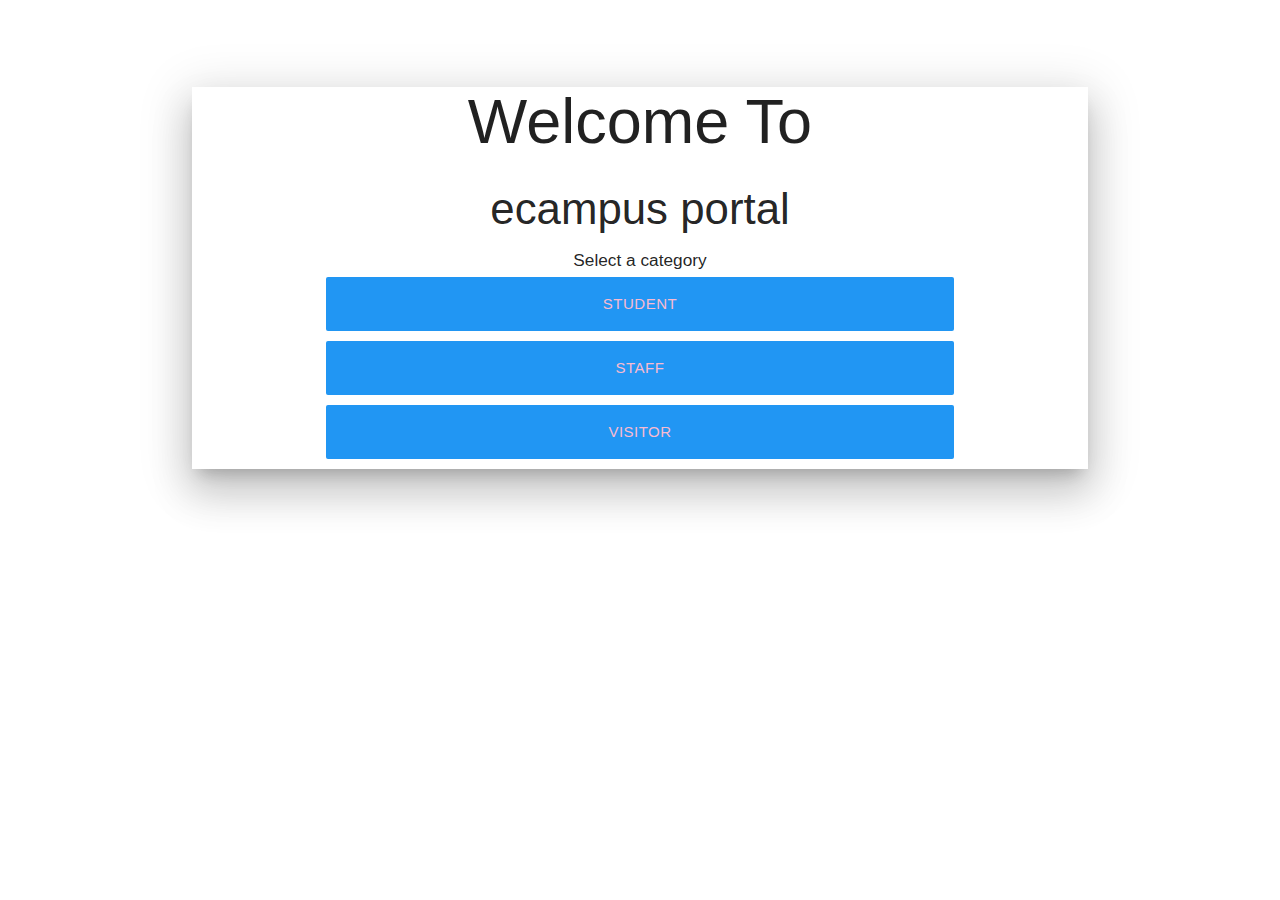
<file: index.html>
<?php

?>

<html lang="en">
<head>
    <meta charset="UTF-8">
    <meta name="viewport" content="width=device-width, initial-scale=1.0">
    <link rel="stylesheet" href="./css/materialize.css">
        <link rel="preconnect" href="https://fonts.googleapis.com">
        <link rel="preconnect" href="https://fonts.gstatic.com" crossorigin>
        <link href="https://fonts.googleapis.com/css2?family=Playwrite+DE+Grund:wght@100..400&display=swap" rel="stylesheet">
        <link href="https://fonts.googleapis.com/icon?family=Material+Icons" rel="stylesheet">
    <title>Category Page</title>
</head>
<style>
    .category{
        margin-bottom: 10px;
    }
</style>
<body>
    <br> <br>  
    <div class=" container outline z-depth-5">
        <div class="center">
            <h1>Welcome To</h1>
            <h3 class="gray-text"> ecampus portal</h3>
            <h6>Select a category</h6>
        </div>
        <div class="row center container">
            <a href="./login.php" class="category blue pink-text text-lighten-4 btn btn-large btn-flat col s12">Student</a> 
            <a href="./staff_sign-up.php" class="category blue pink-text text-lighten-4 btn btn-large btn-flat col s12">Staff</a>
            <a href="./homepage.html" class="category blue pink-text text-lighten-4 btn btn-large btn-flat col s12">Visitor</a>
        </div>
    </div>
</body>
</html>
</file>
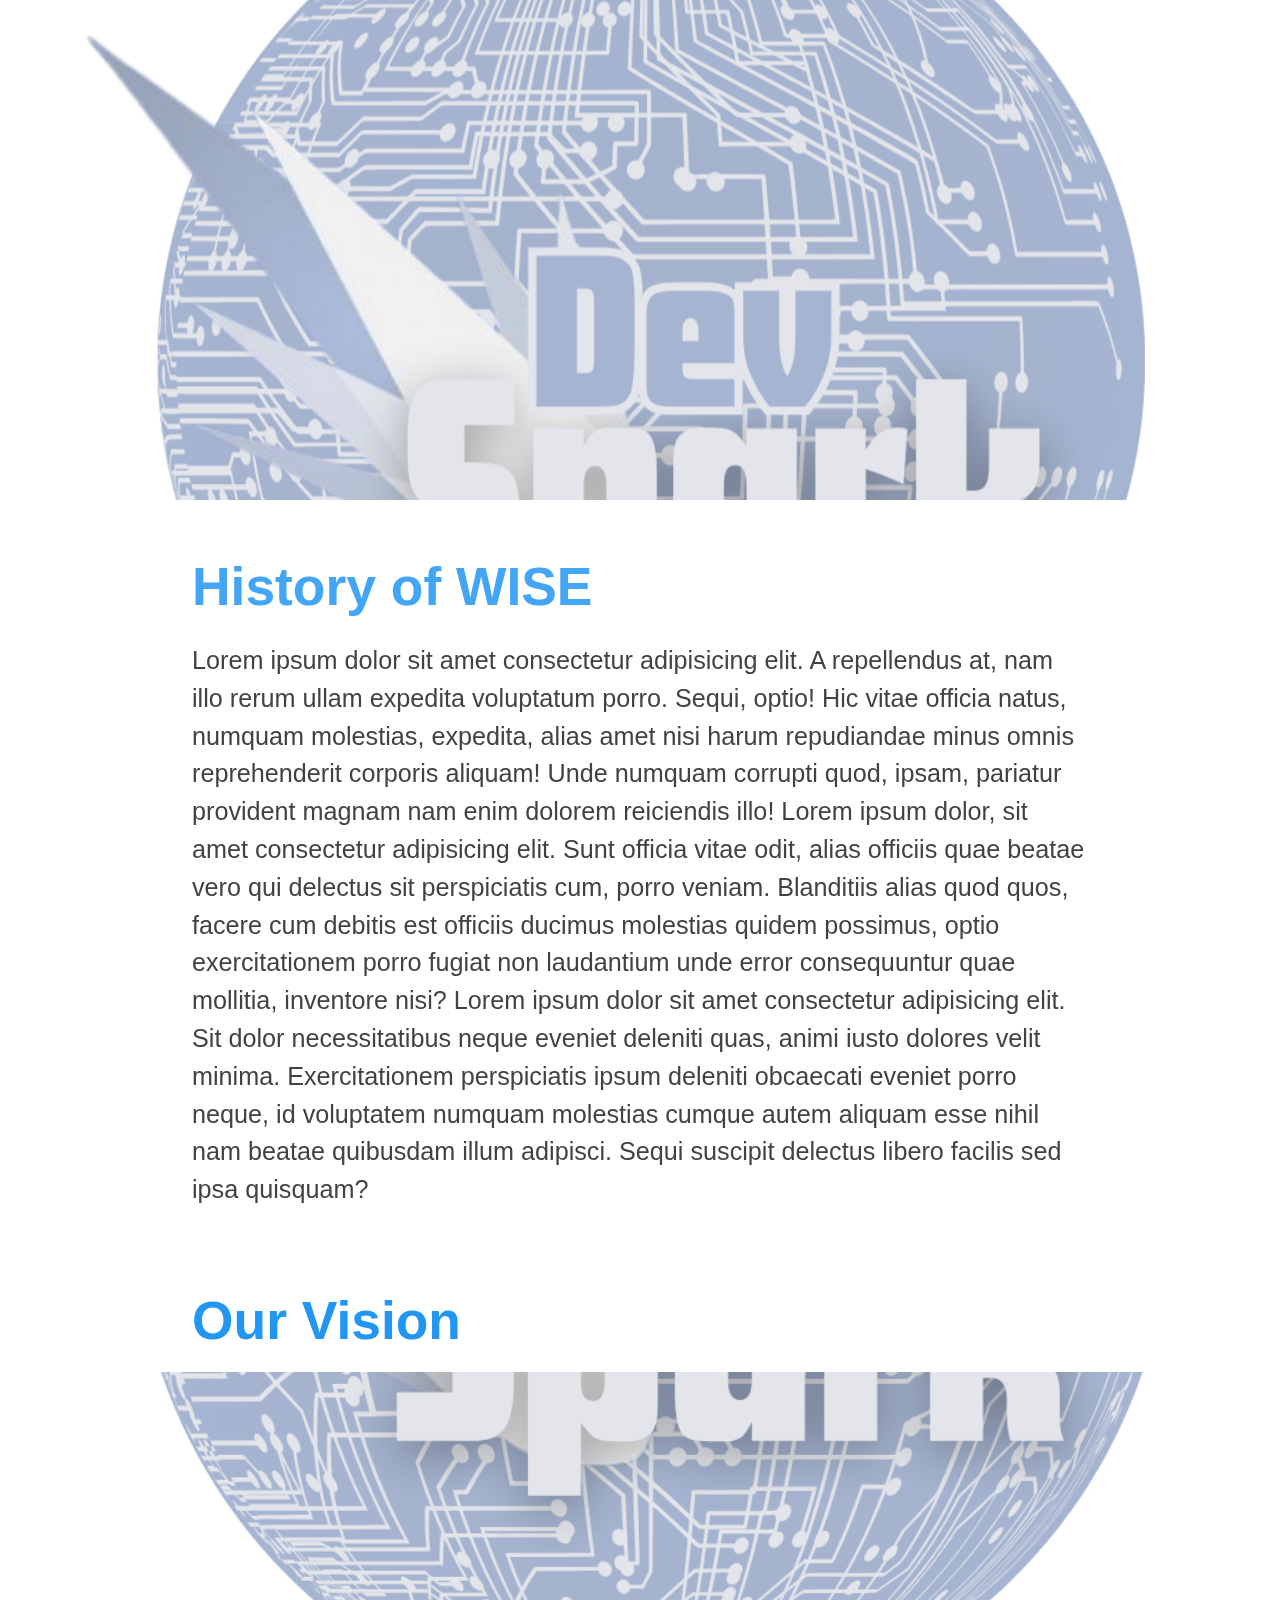
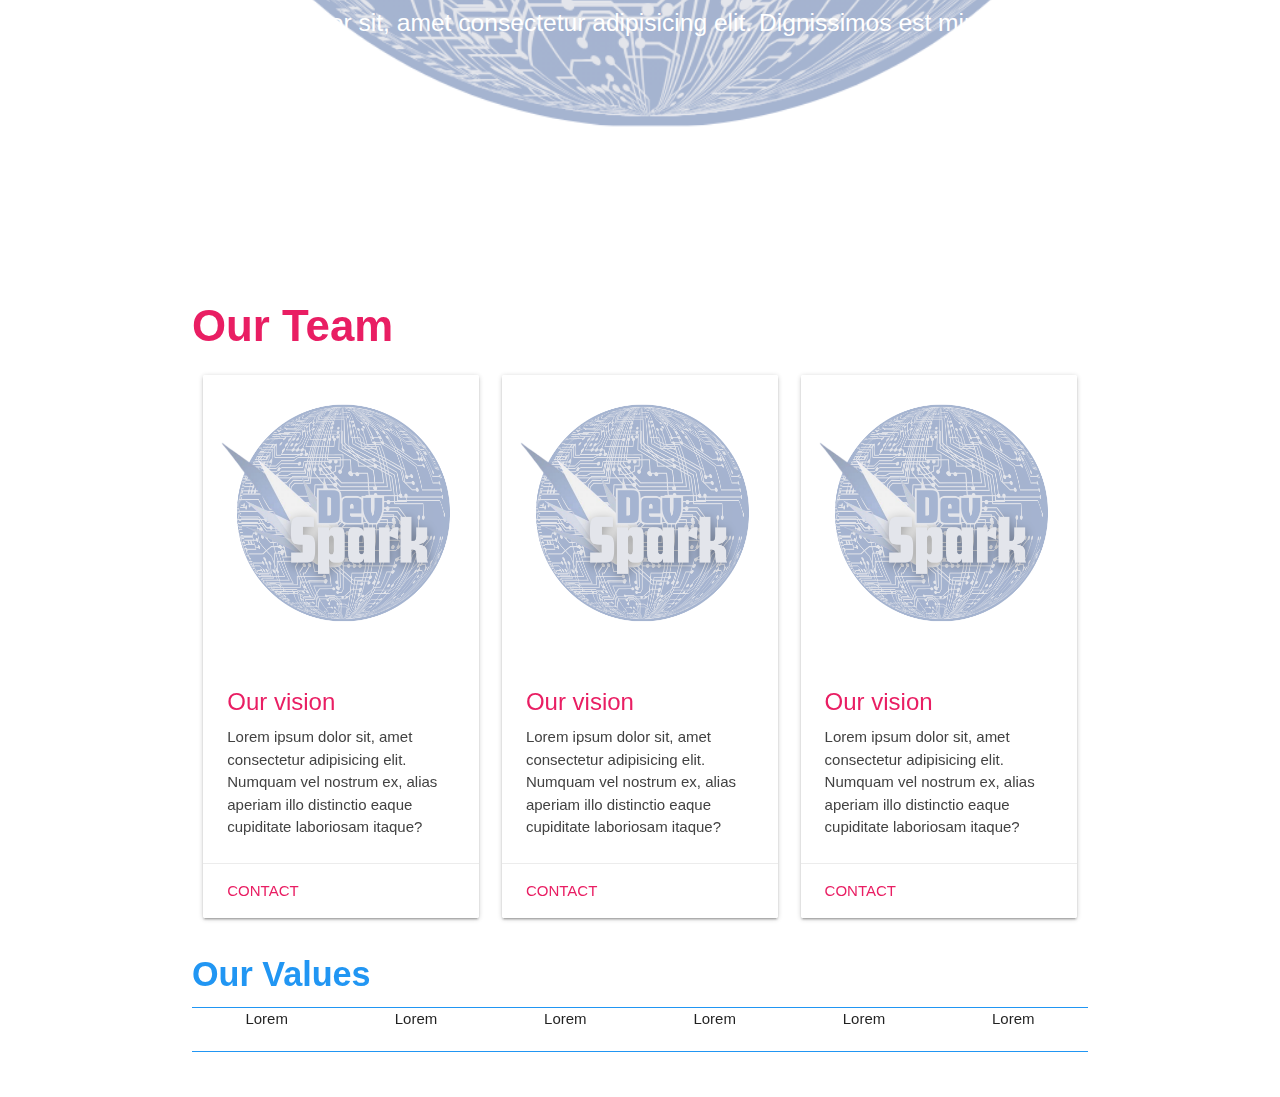
<file: aboutUs.html>
<?php 
include("./templates/header.php");
?>

<html lang="en">
<head>
    <meta charset="UTF-8">
    <meta name="viewport" content="width=device-width, initial-scale=1.0">
    <link rel="stylesheet" href="./css/materialize.css">
    <link rel="preconnect" href="https://fonts.googleapis.com">
    <link rel="preconnect" href="https://fonts.gstatic.com" crossorigin>
    <link href="https://fonts.googleapis.com/css2?family=Playwrite+DE+Grund:wght@100..400&display=swap" rel="stylesheet">
    <link href="https://fonts.googleapis.com/icon?family=Material+Icons" rel="stylesheet">
    <title>Document</title>
</head>
<style>
    .bold-txt{
        font-weight: bold;
    }
    .card .card-action a:not(.btn):not(.btn-large):not(.btn-small):not(.btn-large):not(.btn-floating) {
        color: #E91E63;
    }
    .card .card-action a:not(.btn):not(.btn-large):not(.btn-small):not(.btn-large):not(.btn-floating):hover {
        color: #E91E63;
    }

    .banner-div{
        position: relative;
    }

    .banner-div h5{
        padding: 20px;
        position: absolute;
        color: white;
        top: 40%;
        left: 10%;
    }

    .banner-div p{
        padding: 20px;
        position: absolute;
        color: white;
        top: 40%;
        left: 10%;
    }

</style>
<body class="background">
    <div class="parallax-container">
            <div class="parallax">
                <img src="./img/3.png" alt="" class="">
            </div>
    </div>
    <br>
    <div class="container ">
        <h2 class="blue-text text-lighten-1 bold-txt hide-on-med-and-down">History of WISE</h2>
        <h3 class="blue-text text-lighten-1 bold-txt hide-on-large-only center">History of WISE</h3>
        <p class=" grey-text text-darken-3 flow-text">Lorem ipsum dolor sit amet consectetur adipisicing elit. A repellendus at, nam illo rerum ullam expedita voluptatum porro. Sequi, optio! Hic vitae officia natus, numquam molestias, expedita, alias amet nisi harum repudiandae minus omnis reprehenderit corporis aliquam! Unde numquam corrupti quod, ipsam, pariatur provident magnam nam enim dolorem reiciendis illo! Lorem ipsum dolor, sit amet consectetur adipisicing elit. Sunt officia vitae odit, alias officiis quae beatae vero qui delectus sit perspiciatis cum, porro veniam. Blanditiis alias quod quos, facere cum debitis est officiis ducimus molestias quidem possimus, optio exercitationem porro fugiat non laudantium unde error consequuntur quae mollitia, inventore nisi?
        Lorem ipsum dolor sit amet consectetur adipisicing elit. Sit dolor necessitatibus neque eveniet deleniti quas, animi iusto dolores velit minima. Exercitationem perspiciatis ipsum deleniti obcaecati eveniet porro neque, id voluptatem numquam molestias cumque autem aliquam esse nihil nam beatae quibusdam illum adipisci. Sequi suscipit delectus libero facilis sed ipsa quisquam?</p>
        <br>
        <h2 class="blue-text bold-txt hide-on-med-and-down">Our Vision</h2>
        <h3 class="blue-text bold-txt hide-on-large-only center">Our Vision</h3>
    </div>
        
    <div class="parallax-container">
        <div class="banner-div parallax">
            <img src="./img/3.png" alt="" class="center-align" width="1345px">
            <h5 class="white-text hide-on-med-and-down">Lorem ipsum dolor sit, amet consectetur adipisicing elit. Dignissimos est minus, libero unde</h5>
            <p class="white-text hide-on-large-only">Lorem ipsum dolor sit, amet consectetur adipisicing elit. Dignissimos est minus, libero unde</p>
            
        </div>
    </div>

    <div class="container">
        

        <h3 class="pink-text bold-txt">Our Team</h3>
        <div class="row">
            <div class="col l4">
                <div class="card hoverable">
                    <div class="card-image">
                        <img src="./img/3.png" alt="" class="responsive-img">
                    </div>
                    <div class="card-content">
                        <h6 class="bold-txt pink-text card-title">Our vision</h6>
                        <p class="grey-text text-darken-3">
                            Lorem ipsum dolor sit, amet consectetur adipisicing elit. Numquam vel nostrum ex, alias aperiam illo distinctio eaque cupiditate laboriosam itaque?
                        </p>
                    </div>
                    <div class="card-action">
                        <a href="">Contact</a>
                    </div>
                </div>
            </div>
            <div class="col l4">
                <div class="card hoverable">
                    <div class="card-image">
                        <img src="./img/3.png" alt="" class="responsive-img">
                    </div>
                    <div class="card-content">
                        <h6 class="bold-txt pink-text card-title">Our vision</h6>
                        <p class="grey-text text-darken-3">
                            Lorem ipsum dolor sit, amet consectetur adipisicing elit. Numquam vel nostrum ex, alias aperiam illo distinctio eaque cupiditate laboriosam itaque?
                        </p>
                    </div>
                    <div class="card-action">
                        <a href="">Contact</a>
                    </div>
                </div>
            </div>
            <div class="col l4">
                <div class="card hoverable">
                    <div class="card-image">
                        <img src="./img/3.png" alt="" class="responsive-img">
                    </div>
                    <div class="card-content">
                        <h6 class="bold-txt pink-text card-title">Our vision</h6>
                        <p class="grey-text text-darken-3">
                            Lorem ipsum dolor sit, amet consectetur adipisicing elit. Numquam vel nostrum ex, alias aperiam illo distinctio eaque cupiditate laboriosam itaque?
                        </p>
                    </div>
                    <div class="card-action">
                        <a href="">Contact</a>
                    </div>
                </div>
            </div>
        </div>

        <h4 class="blue-text bold-txt">Our Values</h4>
        <div class="divider blue"></div>
        <div class="row">
            <div class="col l2 center">Lorem</div>
            <div class="col l2 center">Lorem</div>
            <div class="col l2 center">Lorem</div>
            <div class="col l2 center">Lorem</div>
            <div class="col l2 center">Lorem</div>
            <div class="col l2 center">Lorem</div>
        </div>
        <div class="divider blue"></div>
    </div>
    <br> <br>
    


    <script src="js/jquery.js"></script>
    <script src="js/materialize.js"></script>
    <script>
        $(document).ready(function(){
            $('.datepicker').datepicker();
            $('.tooltipped').tooltip();
            $('.slider').slider();
            $('.parallax').parallax();
            $('.collapsible').collapsible();
        });
        $(window).scroll(function () {
                const parallaxHeight = $('.parallax').height(); 
                if($(window).scrollTop() > parallaxHeight){
                    $(".navbar").addClass("scrolled");
                } else {
                    $(".navbar").removeClass("scrolled");
                }
            });
    </script>
</body>
</html>
</file>
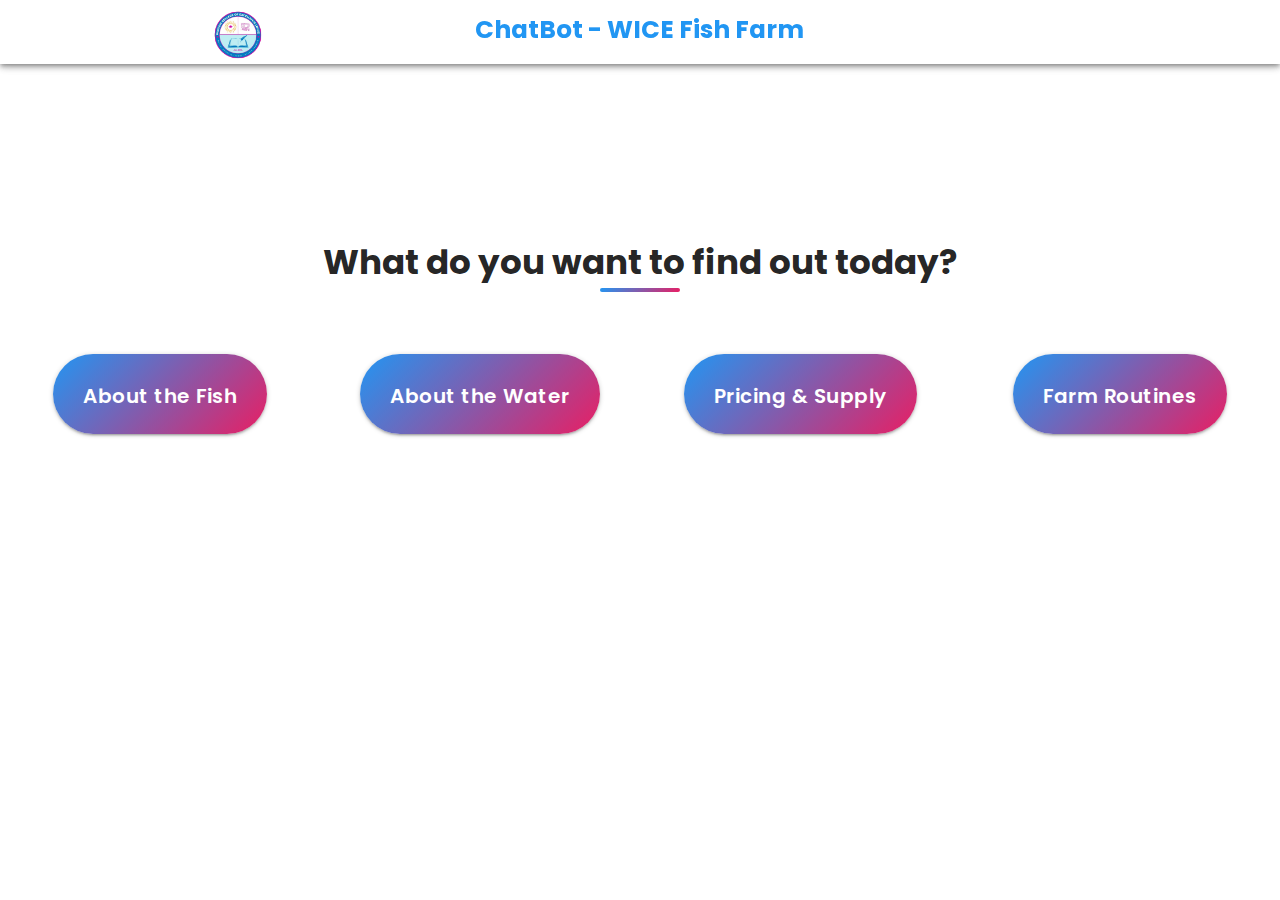
<file: chatbot.html>
<html lang="en">

<head>
  <meta charset="UTF-8" />
  <meta name="viewport" content="width=device-width, initial-scale=1.0" />
  <link rel="stylesheet" href="./css/materialize.css" />
  <link rel="preconnect" href="https://fonts.googleapis.com" />
  <link rel="preconnect" href="https://fonts.gstatic.com" crossorigin />
  <link href="https://fonts.googleapis.com/css2?family=Poppins:wght@300;400;500;600;700&display=swap"
    rel="stylesheet" />
  <link href="https://fonts.googleapis.com/icon?family=Material+Icons" rel="stylesheet" />
  <title>ChatBot - Wisdom College of Excellence Fish</title>
</head>
<style>
  * {
    font-family: 'Poppins', sans-serif;
  }
  
  .section-heading {
    font-weight: 700;
    margin-bottom: 50px;
    position: relative;
  }

  .section-heading::after {
    content: "";
    position: absolute;
    bottom: -10px;
    left: 50%;
    transform: translateX(-50%);
    width: 80px;
    height: 4px;
    background: linear-gradient(135deg, #2196f3, #e91e63);
    border-radius: 2px;
  }

  .bold-txt {
    font-weight: bold;
  }

  .button {
    border: none !important;
    border-radius: 50px !important;
    background: linear-gradient(135deg, #2196F3, #E91E63) !important;
    text-transform: none !important;
    font-weight: 600 !important;
    transition: all 0.3s ease !important;
    line-height: 0.2 !important;
    color: white !important;
    text-decoration: none !important;
  }

  .button:hover {
    transform: translateY(-2px);
    box-shadow: 0 8px 25px rgba(33, 150, 243, 0.3);
  }

  .btn-small{
    padding: 25px 30px !important;
    font-size: 15px !important;
  }

  .btn-large{
    padding: 40px 30px !important;
    font-size: 20px !important;
  }

  .mb {
    margin-bottom: 30px;
  }
  
  .button-container {
    display: flex;
    justify-content: center;
    align-items: center;
  }
  
  .navbar {
    background: white !important;
    box-shadow: 0 2px 10px rgba(0,0,0,0.1);
  }
</style>

<body>
  <header >
    <div class="navbar-fixed z-depth-2">
      <nav class="nav-wrapper navbar">
        <div class="container">
          <div class="row">
            <div class="col l2 s12 center-on-small-only">
              <a href="index.php" class="brand-logo bold-txt primary-text"><img src="./img/logo.png" alt=""
                  width="70px" /></a>
            </div>
            <div class="col l8 s12 center hide-on-med-and-down">
              <h5 href="index.php" class="blue-text nav-link bold-txt">ChatBot - WICE Fish Farm </h5>
            </div>
          </div>
        </div>
      </nav>
    </div>
  </header>

  <br>
  <section class="hide-on-med-and-down">
    <br> <br> <br> <br> <br> <br>
  </section>

  <section class="hide-on-large-only">
    <br> 
  </section>
  
  <h4 class="center-align section-heading hide-on-med-and-down">What do you want to find out today?</h4>
  <h5 class="center-align section-heading hide-on-large-only">What do you want to find out today?</h5>
  <br>

  <div class="row center">
    <div class="col s12 l3 mb">
      <div class="button-container">
        <a href="fish.html" class="btn btn-large button hide-on-med-and-down"> <!-- <i class="material-icons">opacity</i> --> About the Fish</a>
        <a href="fish.html" class="btn btn-small button hide-on-large-only"> <!-- <i class="material-icons">opacity</i> --> About the Fish</a>
      </div>
    </div>
    <div class="col s12 l3 mb">
      <div class="button-container">
        <a href="water.html" class="button btn btn-large hide-on-med-and-down"> <!-- <i class="material-icons">opacity</i> --> About the Water</a>
        <a href="water.html" class="button btn btn-small hide-on-large-only"> <!-- <i class="material-icons">opacity</i> --> About the Water</a>
      </div>
    </div>
    <div class="col s12 l3 mb">
      <div class="button-container">
        <a href="pricing&supply.html" class="button btn btn-large hide-on-med-and-down"> <!-- <i class="material-icons">attach_money --> </i>Pricing & Supply</a>
        <a href="pricing&supply.html" class="button btn btn-small hide-on-large-only"> <!-- <i class="material-icons">attach_money --> </i>Pricing & Supply</a>
      </div>
    </div>

    <div class="col s12 l3 mb">
      <div class="button-container">
        <a href="routines.html" class="button btn btn-large hide-on-med-and-down"> <!-- <i class="material-icons">attach_money --> </i>Farm Routines</a>
        <a href="routines.html" class="button btn btn-small hide-on-large-only"> <!-- <i class="material-icons">attach_money --> </i>Farm Routines</a>
      </div>
    </div>
  </div>

  <!-- <footer class="page-footer blue ">
    <div class="container">
      <div class="row">
        <div class="col l4 s12 center-on-small-only">
          <img src="./img/logo.png" alt="School Logo" width="230px" class="responsive-img brand-logo center">
        </div>
        <div class="col l4 s12 center-on-small-only">
          <p class="white-text">Wisdom College of Excellence Fish Farm</p>
        </div>
        <div class="col l4 s12 center-on-small-only">
          <p class="white-text">© <?php echo date("Y"); ?> Wisdom College of Excellence. All rights reserved.</p>
        </div>
      </div>
    </div>
  </footer> -->
  <script src="js/jquery.js"></script>
  <script src="js/materialize.js"></script>
  <script>
    $(document).ready(function () {
      $(".sidenav").sidenav();
      $(".slider").slider();
    });
  </script>
</body>

</html>
</file>
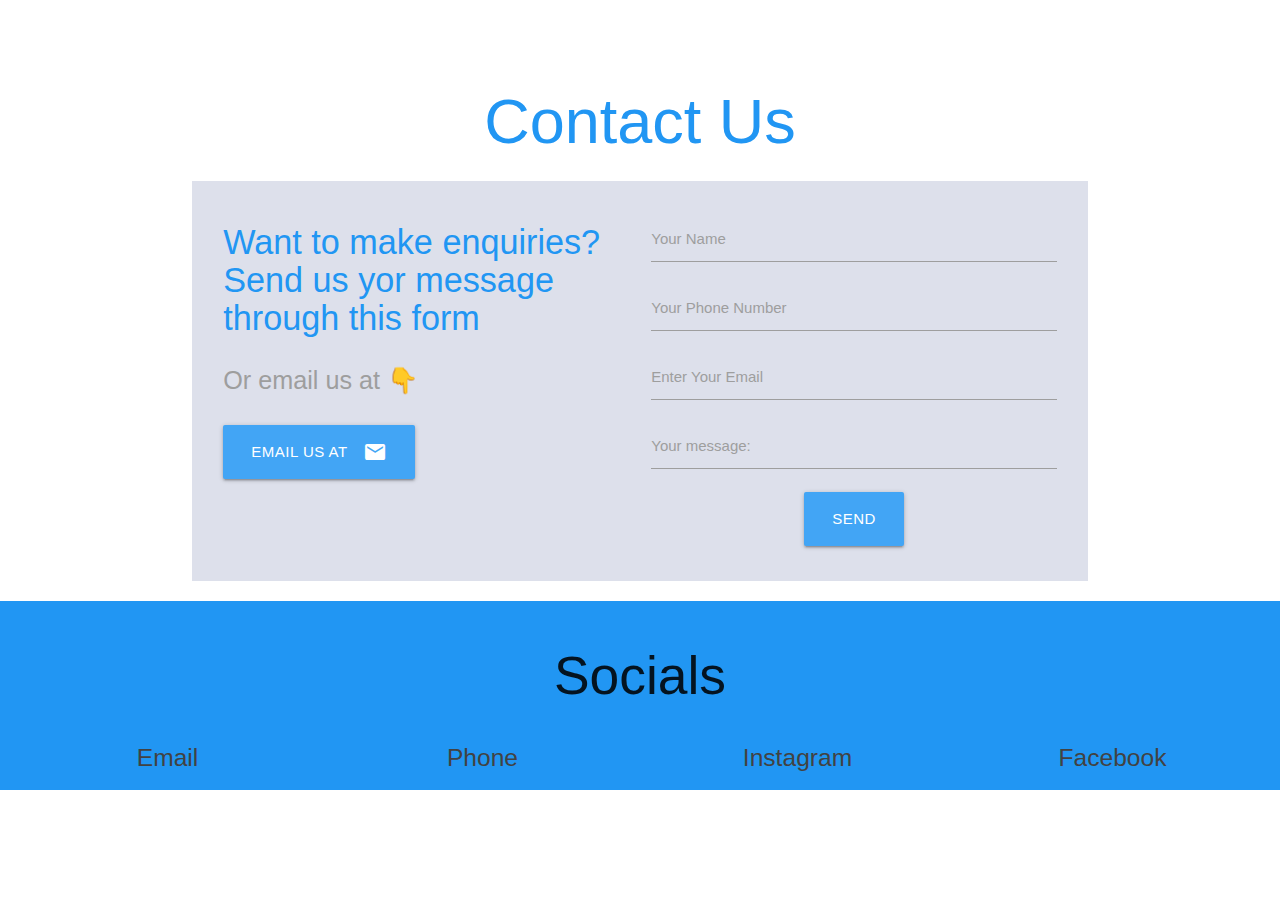
<file: contactUs.html>
<?php 
include("./templates/header.php");
?>

<html lang="en">
<head>
    <meta charset="UTF-8">
    <meta name="viewport" content="width=device-width, initial-scale=1.0">
    <link rel="stylesheet" href="./css/materialize.css">
    <link rel="preconnect" href="https://fonts.googleapis.com">
    <link rel="preconnect" href="https://fonts.gstatic.com" crossorigin>
    <link href="https://fonts.googleapis.com/css2?family=Playwrite+DE+Grund:wght@100..400&display=swap" rel="stylesheet">
    <link href="https://fonts.googleapis.com/icon?family=Material+Icons" rel="stylesheet">
    <title>Document</title>
</head>
<style>
    .banner{
        padding: 10px;
    }
    .relative{
        position: relative;
    }

    .video-txt{
        position:absolute;
        top: 30%;
        left: 15%;
    }

    .form-bg{
    background-color: rgb(221, 224, 235);
    padding: 20px 20px;
    }
    .address{
        padding: 0px 30px;
    }
</style>
<body class="background">
    <br><br>
    <div class="page-header center blue-text">
        <h1>Contact Us</h1>
    </div>
    <div class="container">
        <div class="row form-bg">
            <div class="col s12 l6">
                <h4 class="Blue-text">Want to make enquiries? Send us yor message through this form</h4>
                <p class=" grey-text flow-text">Or email us at 👇</p>
                <a href="mailto:abassalex49@gmail.com" class= "hide-on-med-and-down blush-pink creamy-white-text btn btn-large left hoverable">Email us at<i class="right material-icons">email</i></a>
                <a class= "hide-on-large-only right blush-pink creamy-white-text btn btn-large left hoverable">Call us Now<i class="right material-icons">phone</i></a>
            </div>
            <div class="col s12 l6">
                <form action="./academics.php" method="post" id="contact-form">
                    <div class="input-field">
                        <input type="text" name="name" id="name">
                        <label for="name">Your Name</label>
                    </div>
                    <div class="input-field">
                        <input type="tel" name="phone_number" id="phone_number">
                        <label for="phone_number">Your Phone Number</label>
                    </div>
                    <div class="input-field">
                        <input type="email" name="email" id="email">
                        <label for="email">Enter Your Email</label>
                    </div>
                    <div class="input-field">
                        <input type="text" name="message" id="message">
                        <label for="description">Your message:</label>
                    </div>
                    
                    <div class="center input-field">
                        <input class="btn btn-large blush-pink creamy-white-text center" type="submit" name="submit" id="submit" value="Send" >
                    </div>
                </form> 
            </div>
        </div>
    </div>

    <div class="row blue banner">
        <h2 class="background-text center">Socials</h2>
        <div class="col l3 s6 center">
            <h5 class="center"><a href="mailto:abassalex49@gmail.com" class="center grey-text text-darken-3">Email</a></h5>
        </div>
        <div class="col l3 grey-text text-darken-3 s6 center ">
            <h5 class="center"><a href="tel:09031138739" class="center grey-text text-darken-3">Phone</a></h5>
        </div>
        <div class="col l3 grey-text text-darken-3 s6 center ">
            <h5 class="center"><a href="tel:09031138739" class="center grey-text text-darken-3">Instagram</a></h2>
        </div>
        <div class="col l3 grey-text text-darken-3 s6 center ">
            <h5 class="center"><a href="tel:09031138739" class="center grey-text text-darken-3">Facebook</a></h5>
        </div>
        <!-- <div class="col s12 grey-text text-darken-3 s6 left-align address">
            <h5 class="">Contact Address:</h5>
            <div class="address">
                <p><Strong>Location: </Strong>Lorem ipsum dolor sit amet, consectetur adipisicing elit. Inventore, ut!</p>
                <p><Strong>Location: </Strong>Lorem ipsum dolor sit amet, consectetur adipisicing elit. Inventore, ut!</p>
                <p><Strong>Location: </Strong>Lorem ipsum dolor sit amet, consectetur adipisicing elit. Inventore, ut!</p>
            </div>
        </div> -->
        
    </div>

    <script src="js/jquery.js"></script>
    <script src="js/materialize.js"></script>
    <script>
        $(document).ready(function(){
            $('.datepicker').datepicker();
            $('.tooltipped').tooltip();
            $('.slider').slider();
            $('.parallax').parallax();
            $('.collapsible').collapsible();
        });
        $(window).scroll(function () {
                const hiHeight = $('.hi').height(); 
                if($(window).scrollTop() > hiHeight){
                    $(".navbar").addClass("scrolled");
                } else {
                    $(".navbar").removeClass("scrolled");
                }
            });
    </script>
</body>
</html>
</file>
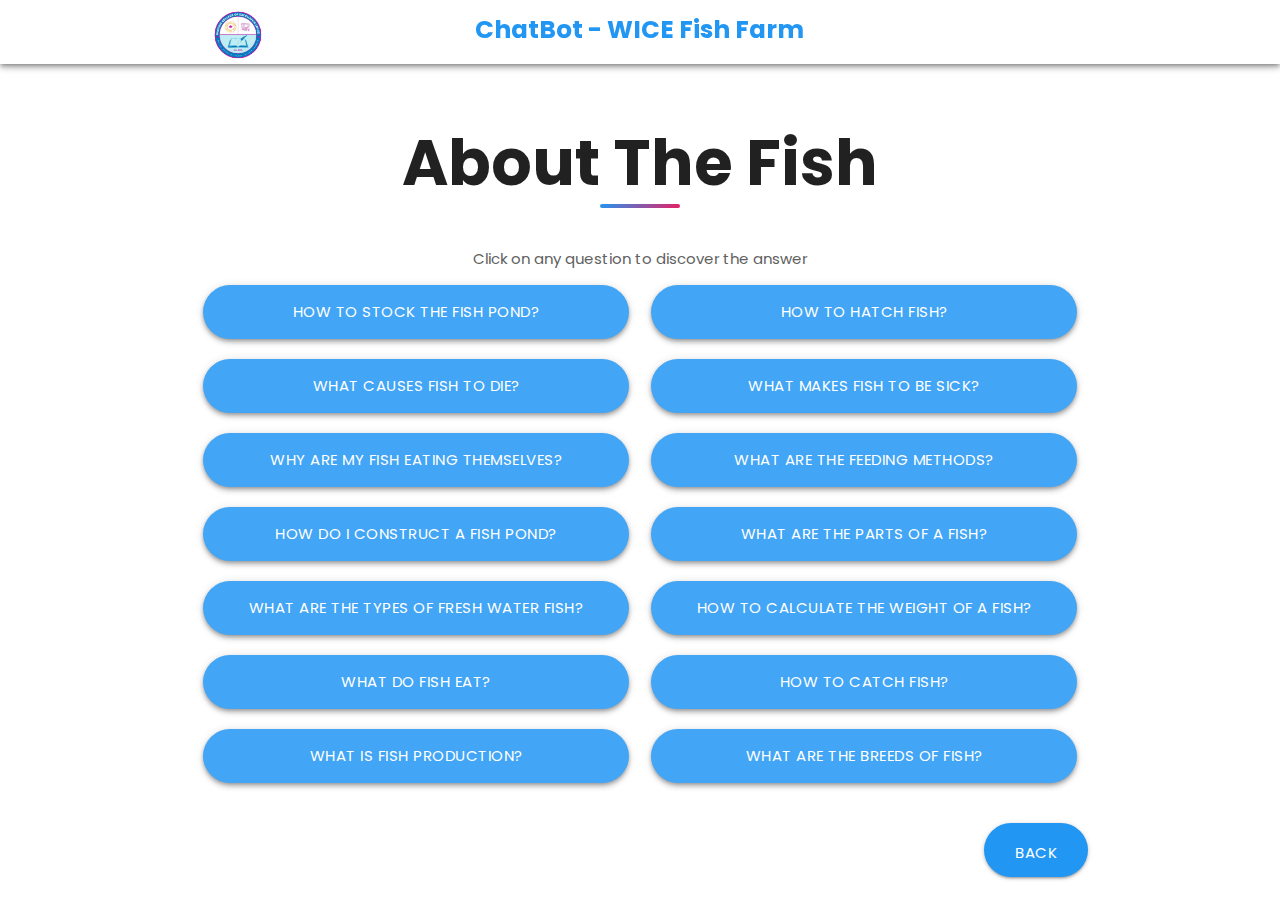
<file: fish.html>
<!DOCTYPE html>
<html lang="en">
  <head>
    <meta charset="UTF-8" />
    <meta name="viewport" content="width=device-width, initial-scale=1.0" />
    <title>ChatBot - Wisdom College of Excellence Fish</title>
    <link rel="stylesheet" href="./css/materialize.css" />
    <link rel="preconnect" href="https://fonts.googleapis.com" />
    <link rel="preconnect" href="https://fonts.gstatic.com" crossorigin />
    <link
      href="https://fonts.googleapis.com/css2?family=Poppins:wght@300;400;500;600;700&display=swap"
      rel="stylesheet"
    />
    <link
      href="https://fonts.googleapis.com/icon?family=Material+Icons"
      rel="stylesheet"
    />
    <style>
      * {
        font-family: "Poppins", sans-serif;
      }

      .section-heading {
        font-weight: 700;
        margin-bottom: 50px;
        position: relative;
      }

      .section-heading::after {
        content: "";
        position: absolute;
        bottom: -10px;
        left: 50%;
        transform: translateX(-50%);
        width: 80px;
        height: 4px;
        background: linear-gradient(135deg, #2196f3, #e91e63);
        border-radius: 2px;
      }

      .bold-txt {
        font-weight: bold;
      }

      .navbar {
        background: white !important;
        box-shadow: 0 2px 10px rgba(0, 0, 0, 0.1);
      }

      .question-list-page {
        animation: fadeIn 0.5s ease-in-out;
      }

      .question-list-page.hidden {
        display: none;
      }

      .question-btn {
        border-radius: 30px !important;
        position: relative;
        overflow: hidden;
      }

      .question-btn::before {
        content: "";
        position: absolute;
        top: 0;
        left: -100%;
        width: 100%;
        height: 100%;
        background: linear-gradient(
          90deg,
          transparent,
          rgba(255, 255, 255, 0.2),
          transparent
        );
        transition: left 0.5s;
      }

      .question-btn:hover::before {
        left: 100%;
      }

      .answer-page {
        display: none;
        animation: fadeIn 0.5s ease-in-out;
      }

      .answer-page.active {
        display: block;
      }

      .back-btn {
        margin-top: 30px;
        border-radius: 25px;
        background-color: #2196f3;
        color: white;
        padding: 10px 20px;
        border: none;
        cursor: pointer;
      }
      .rounded {
        border: solid transparent;
        border-radius: 40px;
      }
      .hidden {
        display: none !important;
      }
    </style>
  </head>

  <body>
    <header>
      <div class="navbar-fixed z-depth-2">
        <nav class="nav-wrapper navbar">
          <div class="container">
            <div class="row">
              <div class="col l2 s12 center-on-small-only">
                <a href="index.php" class="brand-logo bold-txt primary-text">
                  <img src="./img/logo.png" alt="" width="70px" />
                </a>
              </div>
              <div class="col l8 s12 center">
                <h5 class="blue-text nav-link bold-txt">
                  ChatBot - WICE Fish Farm
                </h5>
              </div>
            </div>
          </div>
        </nav>
      </div>
    </header>

    <br />
    <div class="container">
      <div class="center">
        <h1 class="section-heading">About The Fish</h1>
        <p class="grey-text text-darken-2">
          Click on any question to discover the answer
        </p>
      </div>

      <div class="content">
        <div class="question-list-page" id="questionListPage">
          <div class="question-list row" id="questionList">
            <!-- Questions inserted by jQuery -->
          </div>
        </div>
        <a
          href="chatbot.html"
          class="btn btn-large blue white-text right rounded"
          >Back</a
        >

        <div class="answer-page" id="answerPage">
          <div class="answer-header">
            <h2 id="answerQuestion"></h2>
          </div>
          <div class="answer-content" id="answerContent"></div>
          <button class="back-btn" id="goBackBtn">← Back to Questions</button>
        </div>
      </div>
    </div>

    <script src="js/jquery.js"></script>
    <script src="js/materialize.js"></script>
    <script>
      const questions = [
        {
          question: "How to stock the fish pond?",
          answer:
            "To stock a fish pond, you need to consider the size of the pond, the type of fish you want to introduce, and the existing ecosystem. Start by testing the water quality and ensuring it is suitable for fish. Choose fish species that are compatible with each other and the pond environment. Prepare the tank or pond or reservoir with quality water, allow to rest for 2 days before introducing your fish gently.",
        },
        {
          question: "How to hatch fish?",
          answer:
            "Get matured eggs from a broodstock, get sperm from the male, prepare your hatchery with quality water, mix sperm and egg, spread gently in the hatching tray or hapas in the quality water prepared in the hatchery. Maintain optimal water temperature and oxygen levels, and ensure proper aeration. After a few days, the eggs will hatch into fry. Feed them with appropriate starter feed and maintain water quality to ensure healthy growth.",
        },
        {
          question: "What causes fish to die?",
          answer:
            "Overfeeding, poor quality water, poor quality water leading to contamination or infection, low oxygen levels, high ammonia or nitrite levels, and diseases can cause fish to die. Stress from overcrowding, sudden temperature changes, or poor handling can also lead to mortality. Regularly monitor water quality parameters, maintain a balanced diet, and ensure proper stocking density to prevent fish deaths.",
        },
        {
          question: "What makes fish to be sick?",
          answer:
            "Fish can become sick due to various factors, including poor water quality, inadequate nutrition, stress from overcrowding, and the presence of pathogens such as bacteria, viruses, and parasites. Common signs of illness in fish include abnormal swimming behavior, loss of appetite, discoloration, and visible lesions. To prevent fish diseases, it's essential to maintain optimal water conditions, provide a balanced diet, and practice good hygiene in the aquarium or pond.",
        },
        {
          question: "Why are my fish eating themselves?",
          answer:
            "Inadequate feeding, stocking oversized fish with smaller fishes, poor quality feeding, or stress can lead to fish eating themselves. This behavior, known as cannibalism, often occurs when fish are hungry or when they feel threatened. To prevent this, ensure that you provide a balanced diet, maintain appropriate stocking densities, and create a stress-free environment with adequate hiding spots and space for all fish.",
        },
        {
          question: "What are the feeding methods?",
          answer:
            "Calculate 2% body mass to feed, Maintain feeding quantity and frequency based on the fish species and their growth stage. Common feeding methods include manual feeding, automatic feeders, broadcast feeding, target feeding, and supplemental feeding. Manual feeding involves hand-feeding fish with pellets or flakes, while automatic feeders dispense pre-measured amounts of food at scheduled intervals. Broadcast feeding scatters food across the water surface, allowing fish to forage naturally. Target feeding delivers food directly to specific fish, and supplemental feeding provides occasional treats like live or frozen foods to enhance nutrition.",
        },
        {
          question: "How do i construct a fish pond?",
          answer:
            "Earthen or concrete or movable water reservoirs. Determine size, quantity of fish to stock, ensure water quality is good before stocking fish and maintain water quality throughout the life of the fish. Ensure proper drainage, aeration, and filtration systems are in place to maintain water quality. Regularly monitor water parameters such as pH, ammonia, nitrite, and nitrate levels to ensure a healthy environment for the fish.",
        },
        {
          question: "What are the parts of a fish?",
          answer:
            "The main parts of a fish include the head, body, and tail. The head contains the eyes, mouth, and gills, which are essential for feeding and breathing. The body is covered in scales and contains the internal organs, including the stomach and intestines. The tail is used for propulsion and steering in the water.",
        },
        {
          question: "What are the types of fresh water fish?",
          answer:
            "There are many types of freshwater fish, including popular species such as Tilapia spp, Catfish spp, Heterobranchus spp, Heterotis spp, Gymnarchus spp, Trout, and Bass. Each species has its own specific habitat requirements, feeding habits, and growth rates. When selecting freshwater fish for farming or aquariums, it's important to consider these factors to ensure a healthy and sustainable environment.",
        },
        {
          question: "How to calculate the weight of a fish?",
          answer: "Use the weighing scale to calculate the weight in Kg. ",
        },
        {
          question: "what do fish eat?",
          answer: "A balanced diet compounded into pellets. ",
        },
        {
          question: "How to catch fish?",
          answer:
            "There are many methods you can use to catch fish, which are nets and traps.",
        },
        {
          question: "What is Fish Production?",
          answer:
            "This is the operation of fish farm from start, marketing  and preparing for restocking",
        },
        {
          question: "What are the breeds of fish?",
          answer:
            "There are different type of breed eg catfish has the Clarias gariepinus and Heterbanchus spp",
        },
      ];

      // Render questions
      function renderQuestions() {
        const $questionList = $("#questionList");
        $questionList.empty();

        $.each(questions, function (index, item) {
          const $col = $("<div>").addClass("col s12 m6");
          const $btn = $("<a>")
            .addClass(
              "btn-large waves-effect waves-light blue lighten-1 white-text question-btn z-depth-2"
            )
            .css({ width: "100%", marginBottom: "20px" })
            .text(item.question)
            .on("click", function () {
              showAnswer(index);
            });
          $col.append($btn);
          $questionList.append($col);
        });
      }

      function showAnswer(index) {
        $("#questionListPage").hide();
        $("#answerPage").fadeIn().addClass("active");
        $(".btn.btn-large").addClass("hidden"); // hide the top “Back” link
        $("#answerQuestion").text(questions[index].question);
        $("#answerContent").text(questions[index].answer);
      }

      function goBack() {
        $("#answerPage").hide().removeClass("active");
        $("#questionListPage").fadeIn();
        $(".btn.btn-large").removeClass("hidden"); // uncover the “Back” link again
      }

      $(document).ready(function () {
        renderQuestions();

        $("#goBackBtn").on("click", goBack);
      });
    </script>
  </body>
</html>
</file>
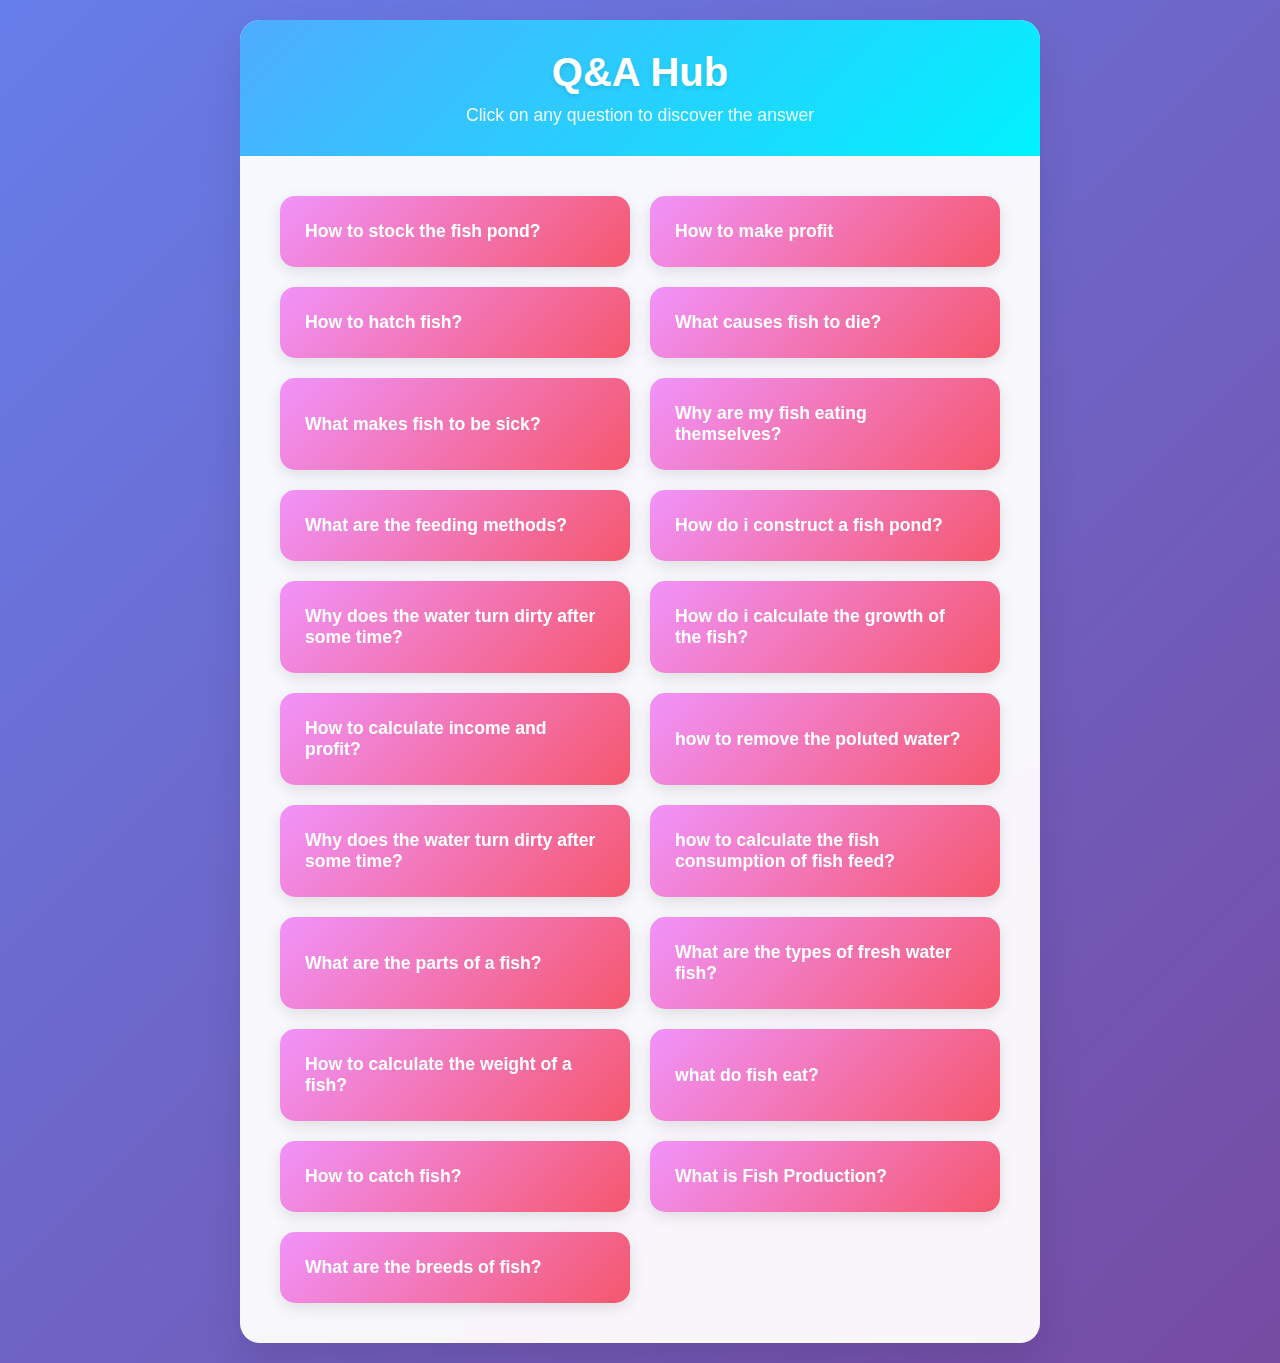
<file: holder.html>
<!DOCTYPE html>
<html lang="en">
    <head>
    <meta charset="UTF-8" />
    <meta name="viewport" content="width=device-width, initial-scale=1.0" />
    <title>Q&A App</title>
    <style>
      * {
        margin: 0;
        padding: 0;
        box-sizing: border-box;
        }

        body {
        font-family: "Segoe UI", Tahoma, Geneva, Verdana, sans-serif;
        background: linear-gradient(135deg, #667eea 0%, #764ba2 100%);
        min-height: 100vh;
        padding: 20px;
        }

        .container {
        max-width: 800px;
        margin: 0 auto;
        background: rgba(255, 255, 255, 0.95);
        border-radius: 20px;
        box-shadow: 0 20px 40px rgba(0, 0, 0, 0.1);
        backdrop-filter: blur(10px);
        overflow: hidden;
        min-height: 500px;
        }

        .header {
        background: linear-gradient(135deg, #4facfe 0%, #00f2fe 100%);
        padding: 30px;
        text-align: center;
        color: white;
        }

        .header h1 {
        font-size: 2.5em;
        margin-bottom: 10px;
        text-shadow: 0 2px 4px rgba(0, 0, 0, 0.1);
        }

        .header p {
        font-size: 1.1em;
        opacity: 0.9;
        }

        .content {
        padding: 40px;
        }

        .question-list {
        display: grid;
        gap: 20px;
        grid-template-columns: repeat(auto-fit, minmax(300px, 1fr));
        }

        .question-btn {
        background: linear-gradient(135deg, #f093fb 0%, #f5576c 100%);
        border: none;
        border-radius: 15px;
        padding: 25px;
        color: white;
        font-size: 1.1em;
        font-weight: 600;
        cursor: pointer;
        transition: all 0.3s ease;
        box-shadow: 0 5px 15px rgba(0, 0, 0, 0.1);
        text-align: left;
        position: relative;
        overflow: hidden;
        }

        .question-btn:hover {
        transform: translateY(-3px);
        box-shadow: 0 10px 25px rgba(0, 0, 0, 0.2);
        }

        .question-btn:active {
        transform: translateY(-1px);
        }

        .question-btn::before {
        content: "";
        position: absolute;
        top: 0;
        left: -100%;
        width: 100%;
        height: 100%;
        background: linear-gradient(
            90deg,
            transparent,
            rgba(255, 255, 255, 0.2),
            transparent
        );
        transition: left 0.5s;
        }

        .question-btn:hover::before {
        left: 100%;
        }

        .answer-page {
        display: none;
        animation: fadeIn 0.5s ease-in-out;
        }

        .answer-page.active {
        display: block;
        }

        .answer-header {
        background: linear-gradient(135deg, #84fab0 0%, #8fd3f4 100%);
        padding: 20px;
        border-radius: 15px;
        margin-bottom: 30px;
        }

        .answer-header h2 {
        color: #2c3e50;
        font-size: 1.8em;
        margin-bottom: 10px;
        }

        .answer-content {
        background: #f8f9fa;
        padding: 30px;
        border-radius: 15px;
        line-height: 1.6;
        color: #2c3e50;
        font-size: 1.1em;
        border-left: 5px solid #4facfe;
        }

        .back-btn {
        background: linear-gradient(135deg, #a8edea 0%, #fed6e3 100%);
        border: none;
        border-radius: 10px;
        padding: 12px 24px;
        color: #2c3e50;
        font-weight: 600;
        cursor: pointer;
        transition: all 0.3s ease;
        margin-top: 20px;
        }

        .back-btn:hover {
        transform: translateY(-2px);
        box-shadow: 0 5px 15px rgba(0, 0, 0, 0.1);
        }

        @keyframes fadeIn {
        from {
            opacity: 0;
            transform: translateY(20px);
        }
        to {
            opacity: 1;
            transform: translateY(0);
        }
        }

        .question-list-page {
        animation: fadeIn 0.5s ease-in-out;
        }

        .question-list-page.hidden {
        display: none;
        }

        @media (max-width: 600px) {
        .header h1 {
            font-size: 2em;
        }

        .content {
            padding: 20px;
        }

        .question-btn {
            padding: 20px;
            font-size: 1em;
        }
        }
    </style>
    </head>
    <body>
    <div class="container">
        <div class="header">
        <h1>Q&A Hub</h1>
        <p>Click on any question to discover the answer</p>
        </div>

        <div class="content">
        <div class="question-list-page" id="questionListPage">
            <div class="question-list" id="questionList">
            <!-- Questions will be populated by JavaScript -->
            </div>
        </div>

        <div class="answer-page" id="answerPage">
            <div class="answer-header">
            <h2 id="answerQuestion"></h2>
            </div>
            <div class="answer-content" id="answerContent">
            <!-- Answer content will be populated by JavaScript -->
            </div>
            <button class="back-btn" onclick="goBack()">
            ← Back to Questions
            </button>
        </div>
        </div>
    </div>

    <script>
        const questions = [
        {
            question: "How to stock the fish pond?",
            answer:
            "To stock a fish pond, you need to consider the size of the pond, the type of fish you want to introduce, and the existing ecosystem. Start by testing the water quality and ensuring it is suitable for fish. Choose fish species that are compatible with each other and the pond environment. Prepare the tank or pond or reservoir with quality water, allow to rest for 2 days before introducing your fish gently.",
        },
        {
            question: "How to make profit",
            answer:
            "Stock quality juvenile, feed well, ensure quality water and maintain good pond management practices. Monitor fish health regularly, control pests and diseases, and harvest at the right time. Consider value-added products like smoked or processed fish to increase profit margins. Marketing your fish effectively through local markets or online platforms can also enhance profitability.",
        },
        {
            question: "How to hatch fish?",
            answer:
            "Get matured eggs from a broodstock, get sperm from the male, prepare your hatchery with quality water, mix sperm and egg, spread gently in the hatching tray or hapas in the quality water prepared in the hatchery. Maintain optimal water temperature and oxygen levels, and ensure proper aeration. After a few days, the eggs will hatch into fry. Feed them with appropriate starter feed and maintain water quality to ensure healthy growth.",
        },
        {
            question: "What causes fish to die?",
            answer:
            "Overfeeding, poor quality water, poor quality water leading to contamination or infection, low oxygen levels, high ammonia or nitrite levels, and diseases can cause fish to die. Stress from overcrowding, sudden temperature changes, or poor handling can also lead to mortality. Regularly monitor water quality parameters, maintain a balanced diet, and ensure proper stocking density to prevent fish deaths.",
        },
        {
            question: "What makes fish to be sick?",
            answer:
            "Fish can become sick due to various factors, including poor water quality, inadequate nutrition, stress from overcrowding, and the presence of pathogens such as bacteria, viruses, and parasites. Common signs of illness in fish include abnormal swimming behavior, loss of appetite, discoloration, and visible lesions. To prevent fish diseases, it's essential to maintain optimal water conditions, provide a balanced diet, and practice good hygiene in the aquarium or pond.",
        },
        {
            question: "Why are my fish eating themselves?",
            answer:
            "Inadequate feeding, stocking oversized fish with smaller fishes, poor quality feeding, or stress can lead to fish eating themselves. This behavior, known as cannibalism, often occurs when fish are hungry or when they feel threatened. To prevent this, ensure that you provide a balanced diet, maintain appropriate stocking densities, and create a stress-free environment with adequate hiding spots and space for all fish.",
        },
        {
            question: "What are the feeding methods?",
            answer:
            "Calculate 2% body mass to feed, Maintain feeding quantity and frequency based on the fish species and their growth stage. Common feeding methods include manual feeding, automatic feeders, broadcast feeding, target feeding, and supplemental feeding. Manual feeding involves hand-feeding fish with pellets or flakes, while automatic feeders dispense pre-measured amounts of food at scheduled intervals. Broadcast feeding scatters food across the water surface, allowing fish to forage naturally. Target feeding delivers food directly to specific fish, and supplemental feeding provides occasional treats like live or frozen foods to enhance nutrition.",
        },
        {
            question: "How do i construct a fish pond?",
            answer:
            "Earthen or concrete or movable water reservoirs. Determine size, quantity of fish to stock, ensure water quality is good before stocking fish and maintain water quality throughout the life of the fish. Ensure proper drainage, aeration, and filtration systems are in place to maintain water quality. Regularly monitor water parameters such as pH, ammonia, nitrite, and nitrate levels to ensure a healthy environment for the fish.",
        },
        {
            question: "Why does the water turn dirty after some time?",
            answer:
            "Overfeeding can lead to turbidity, high acidity or alkalinity. It is good to maintain the pH level between 6.5 and 7.5 for optimal fish health. Regularly check water quality parameters such as ammonia, nitrite, and nitrate levels, and perform partial water changes to maintain a clean and healthy environment for the fish. Additionally, ensure proper filtration and aeration systems are in place to prevent the buildup of organic matter and maintain water clarity.",
        },
        {
            question: "How do i calculate the growth of the fish?",
            answer:
            " Feed the fish 2% of their body mass weekly, then use weighing scale to weigh the fish weekly. Record the weight and calculate the growth rate by subtracting the initial weight from the current weight, then divide by the number of weeks to get the average growth per week. This will help you monitor their growth and adjust feeding practices accordingly.",
        },
        {
            question: "How to calculate income and profit?",
            answer:
            "Total amount made after selling the fish is income while the Total Expenditure minus the income is the profit made. To calculate income, multiply the number of fish sold by the selling price per fish. For profit, subtract total costs (including feed, maintenance, and other expenses) from the income. This will give you a clear picture of your financial performance in fish farming.",
        },
        {
            question: "how to remove the poluted water?",
            answer:
            "When you observe the water is dirty or tuning white or smelling, please change it from your outlet devise. Ensure to remove about 20-30% of the water and replace it with fresh, dechlorinated water. This helps maintain water quality and provides a healthier environment for the fish. Regularly monitor water parameters and perform partial water changes as needed to keep the pond clean and clear.",
        },
        {
            question: "Why does the water turn dirty after some time?",
            answer:
            "Overfeeding can lead to turbidity, high acidity or alkalinity. It is good to maintain the pH level between 6.5 and 7.5 for optimal fish health. Regularly check water quality parameters such as ammonia, nitrite, and nitrate levels, and perform partial water changes to maintain a clean and healthy environment for the fish. Additionally, ensure proper filtration and aeration systems are in place to prevent the buildup of organic matter and maintain water clarity.",
        },
        {
            question: "how to calculate the fish consumption of fish feed?",
            answer:
            "To calculate the fish feed consumption, weigh a sample of fish to determine their average weight. Multiply the total weight of the fish by 0.02 (2%) to find the weekly feed requirement. For example, if you have 100 fish weighing an average of 200 grams each, the total weight is 20,000 grams (20 kg). Therefore, the weekly feed requirement would be 20 kg * 0.02 = 0.4 kg (400 grams) of feed per week.",
        },
        {
            question: "What are the parts of a fish?",
            answer:
            "The main parts of a fish include the head, body, and tail. The head contains the eyes, mouth, and gills, which are essential for feeding and breathing. The body is covered in scales and contains the internal organs, including the stomach and intestines. The tail is used for propulsion and steering in the water.",
        },
        {
            question: "What are the types of fresh water fish?",
            answer:
            "There are many types of freshwater fish, including popular species such as Tilapia spp, Catfish spp, Heterobranchus spp, Heterotis spp, Gymnarchus spp, Trout, and Bass. Each species has its own specific habitat requirements, feeding habits, and growth rates. When selecting freshwater fish for farming or aquariums, it's important to consider these factors to ensure a healthy and sustainable environment.",
        },
        {
            question: "How to calculate the weight of a fish?",
            answer:
            "Use the wighing scale to calculate the weight in Kg",
        },
        {
            question: "what do fish eat?",
            answer:
            "A balanced diet compouned into pellets",
        },
        {
            question: "How to catch fish?",
            answer:
            "There are many methods you can use to catch fish, which are nets and traps",
        },
        {
            question: "What is Fish Production?",
            answer:
            "This is the operation of fish farm from start, marketing  and preparing for restocking",
        },
        {
            question: "What are the breeds of fish?",
            answer:
            "There are different type of breed eg catfish has the Clarias gariepinus and Heterbanchus spp",
        },
        ];

        function renderQuestions() {
        const questionList = document.getElementById("questionList");
        questionList.innerHTML = "";

        questions.forEach((item, index) => {
            const button = document.createElement("button");
            button.className = "question-btn";
            button.textContent = item.question;
            button.onclick = () => showAnswer(index);
            questionList.appendChild(button);
        });
        }

        function showAnswer(index) {
        const question = questions[index];
        document.getElementById("answerQuestion").textContent =
            question.question;
        document.getElementById("answerContent").textContent = question.answer;

        document.getElementById("questionListPage").classList.add("hidden");
        document.getElementById("answerPage").classList.add("active");
        }

        function goBack() {
        document.getElementById("answerPage").classList.remove("active");
        document.getElementById("questionListPage").classList.remove("hidden");
        }

      // Initialize the app
        renderQuestions();
    </script>
    </body>
</html>
</file>
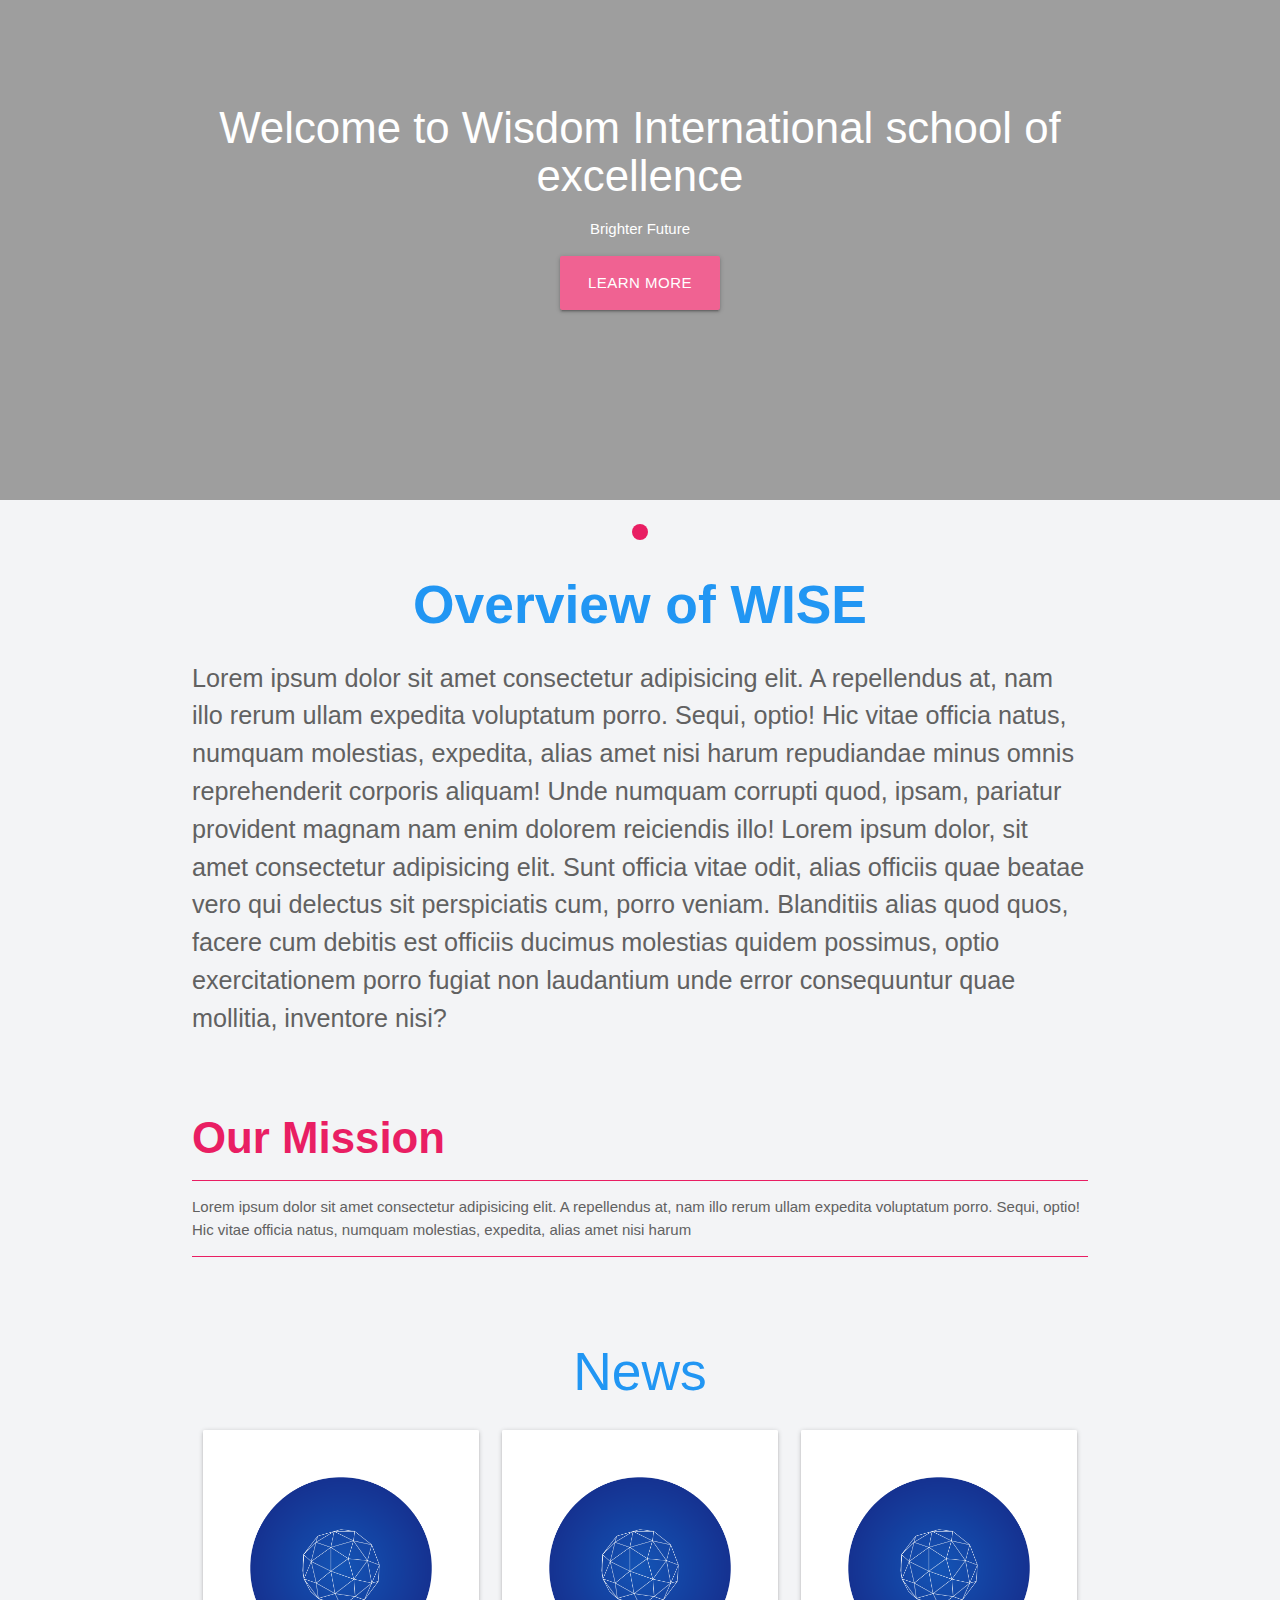
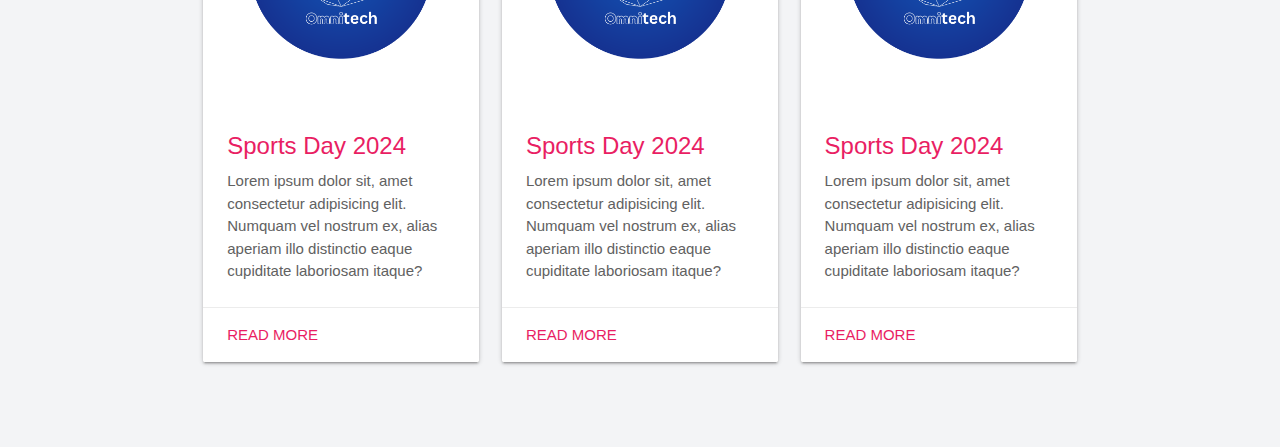
<file: homepage.html>
<?php 
include("./templates/header.php");
?>

<html lang="en">
<head>
    <meta charset="UTF-8">
    <meta name="viewport" content="width=device-width, initial-scale=1.0">
    <link rel="stylesheet" href="./css/materialize.css">
    <link rel="preconnect" href="https://fonts.googleapis.com">
    <link rel="preconnect" href="https://fonts.gstatic.com" crossorigin>
    <link href="https://fonts.googleapis.com/css2?family=Playwrite+DE+Grund:wght@100..400&display=swap" rel="stylesheet">
    <link href="https://fonts.googleapis.com/icon?family=Material+Icons" rel="stylesheet">
    <title>Document</title>
</head>
<style>
    .slider .indicators .indicator-item.active {
        background-color: #E91E63;
    }
    section{
        padding: 50px 0px;
    }
    .bold-txt{
        font-weight: bold;
    }
    .background{
        background-color: #f3f4f6;
    }
    .dark-text{
        color: #212121;
    }
    .secondary-color{
        background-color: #E91E63;
    }
    .banner-div{
        position: relative;
    } 

    .video-txt{
        position:absolute;
        top: 35%;
        left: 5%;
    }
</style>
<body class="background">
    <!-- Hero section -->
    <div class="slider">
        <ul class="slides">
            <li>
                <div class="banner-div">
                    <img src="" alt="" class="responsive-img">
                    <div class="caption center-align hide-on-med-and-down">
                            <h3>Welcome to Wisdom International school of excellence</h3>
                            <p class="white-text">Brighter Future</p>
                            <a href="./aboutUs.php" class="btn btn-large pink lighten-2 hoverable">Learn More</a>
                    </div>
                    <div class="container video-txt white-text center hide-on-large-only">
                    <h5 class=" hide-on-large-only">Welcome to Wisdom International school of excellence</h5>
                    <p class="white-text">Brighter Future</p>
                    <a href="./aboutUs.php" class="btn hide-on-large-only pink lighten-2 hoverable">Learn More</a>
                    </div>
                </div>
            </li>
        </ul>
    </div>
    <!-- Overview section -->
    <div class="container">
        <h2 class="blue-text bold-txt center hide-on-med-and-down">Overview of WISE</h2>
        <h4 class="blue-text bold-txt center hide-on-large-only">Overview of WISE</h4>
        <p class=" grey-text text-darken-2 flow-text">Lorem ipsum dolor sit amet consectetur adipisicing elit. A repellendus at, nam illo rerum ullam expedita voluptatum porro. Sequi, optio! Hic vitae officia natus, numquam molestias, expedita, alias amet nisi harum repudiandae minus omnis reprehenderit corporis aliquam! Unde numquam corrupti quod, ipsam, pariatur provident magnam nam enim dolorem reiciendis illo! Lorem ipsum dolor, sit amet consectetur adipisicing elit. Sunt officia vitae odit, alias officiis quae beatae vero qui delectus sit perspiciatis cum, porro veniam. Blanditiis alias quod quos, facere cum debitis est officiis ducimus molestias quidem possimus, optio exercitationem porro fugiat non laudantium unde error consequuntur quae mollitia, inventore nisi?
        </p>

        <br>
<!-- Mission Section -->
        <h3 class="pink-text bold-txt hide-on-med-and-down">Our Mission</h3>
        <h4 class="pink-text bold-txt hide-on-large-only">Our Mission</h4>
        <div class="divider secondary-color"></div>
        <p class="grey-text text-darken-2">Lorem ipsum dolor sit amet consectetur adipisicing elit. A repellendus at, nam illo rerum ullam expedita voluptatum porro. Sequi, optio! Hic vitae officia natus, numquam molestias, expedita, alias amet nisi harum 
        </p>
        <div class="divider secondary-color"></div>

        <!-- News  Section -->
        <section class="">
        <h2 class=" blue-text center">News</h2>
            <div class="row">
                <div class="col s12 m4">
                    <div class="card hoverable">
                        <div class="card-image">
                            <img src="./img/7.png" alt="" class="responsive-img">
                        </div>
                        <div class="card-content">
                            <span class="pink-text card-title">Sports Day 2024</span>
                            <p class="grey-text text-darken-2">
                                Lorem ipsum dolor sit, amet consectetur adipisicing elit. Numquam vel nostrum ex, alias aperiam illo distinctio eaque cupiditate laboriosam itaque?
                            </p>
                        </div>
                        <div class="card-action">
                            <a href="#Sports" class=" modal-trigger">Read More</a>
                            <div class="modal" id="Sports">
                                <div class="container">
                                    <h4 class="grey-text text-darken-3">Hi there,</h4>
                                    <p class="grey-text text-darken-2">Lorem ipsum dolor sit amet consectetur adipisicing elit. Eum natus recusandae neque vero dolore officia ducimus excepturi illo est! Ratione blanditiis id ad nobis, unde itaque quia voluptatem quidem optio?</p>
                                </div>
                            </div>
                        </div>
                    </div>
                </div>
                <div class="col s12 m4">
                    <div class="card hoverable">
                        <div class="card-image">
                            <img src="./img/7.png" alt="" class="responsive-img">
                        </div>
                        <div class="card-content">
                            <span class="pink-text card-title">Sports Day 2024</span>
                            <p class="grey-text text-darken-2">
                                Lorem ipsum dolor sit, amet consectetur adipisicing elit. Numquam vel nostrum ex, alias aperiam illo distinctio eaque cupiditate laboriosam itaque?
                            </p>
                        </div>
                        <div class="card-action">
                            <a href="#Sports" class=" modal-trigger">Read More</a>
                            <div class="modal" id="Sports">
                                <div class="container">
                                    <h4 class="grey-text text-darken-3">Hi there,</h4>
                                    <p class="grey-text text-darken-2">Lorem ipsum dolor sit amet consectetur adipisicing elit. Eum natus recusandae neque vero dolore officia ducimus excepturi illo est! Ratione blanditiis id ad nobis, unde itaque quia voluptatem quidem optio?</p>
                                </div>
                            </div>
                        </div>
                    </div>
                </div>
                <div class="col s12 m4">
                    <div class="card hoverable">
                        <div class="card-image">
                            <img src="./img/7.png" alt="" class="responsive-img">
                        </div>
                        <div class="card-content">
                            <span class="pink-text card-title">Sports Day 2024</span>
                            <p class="grey-text text-darken-2">
                                Lorem ipsum dolor sit, amet consectetur adipisicing elit. Numquam vel nostrum ex, alias aperiam illo distinctio eaque cupiditate laboriosam itaque?
                            </p>
                        </div>
                        <div class="card-action">
                            <a href="#Sports" class=" modal-trigger">Read More</a>
                            <div class="modal" id="Sports">
                                <div class="container">
                                    <h4 class="grey-text text-darken-3">Hi there,</h4>
                                    <p class="grey-text text-darken-2">Lorem ipsum dolor sit amet consectetur adipisicing elit. Eum natus recusandae neque vero dolore officia ducimus excepturi illo est! Ratione blanditiis id ad nobis, unde itaque quia voluptatem quidem optio?</p>
                                </div>
                            </div>
                        </div>
                    </div>
                </div>
            </div>
        </section>
    </div>

    <script src="js/jquery.js"></script>
    <script src="js/materialize.js"></script>
    <script>
        $(document).ready(function(){
            $('.datepicker').datepicker();
            $('.tooltipped').tooltip();
            $('.modal').modal();
            $('.slider').slider({
                height:500
            });
            $(window).scroll(function () {
                const sliderHeight = $('.slider').height(); 
                if($(window).scrollTop() > sliderHeight){
                    $(".navbar").addClass("scrolled");
                } else {
                    $(".navbar").removeClass("scrolled");
                }
            });
        });
    </script>
</body>
</html>
</file>
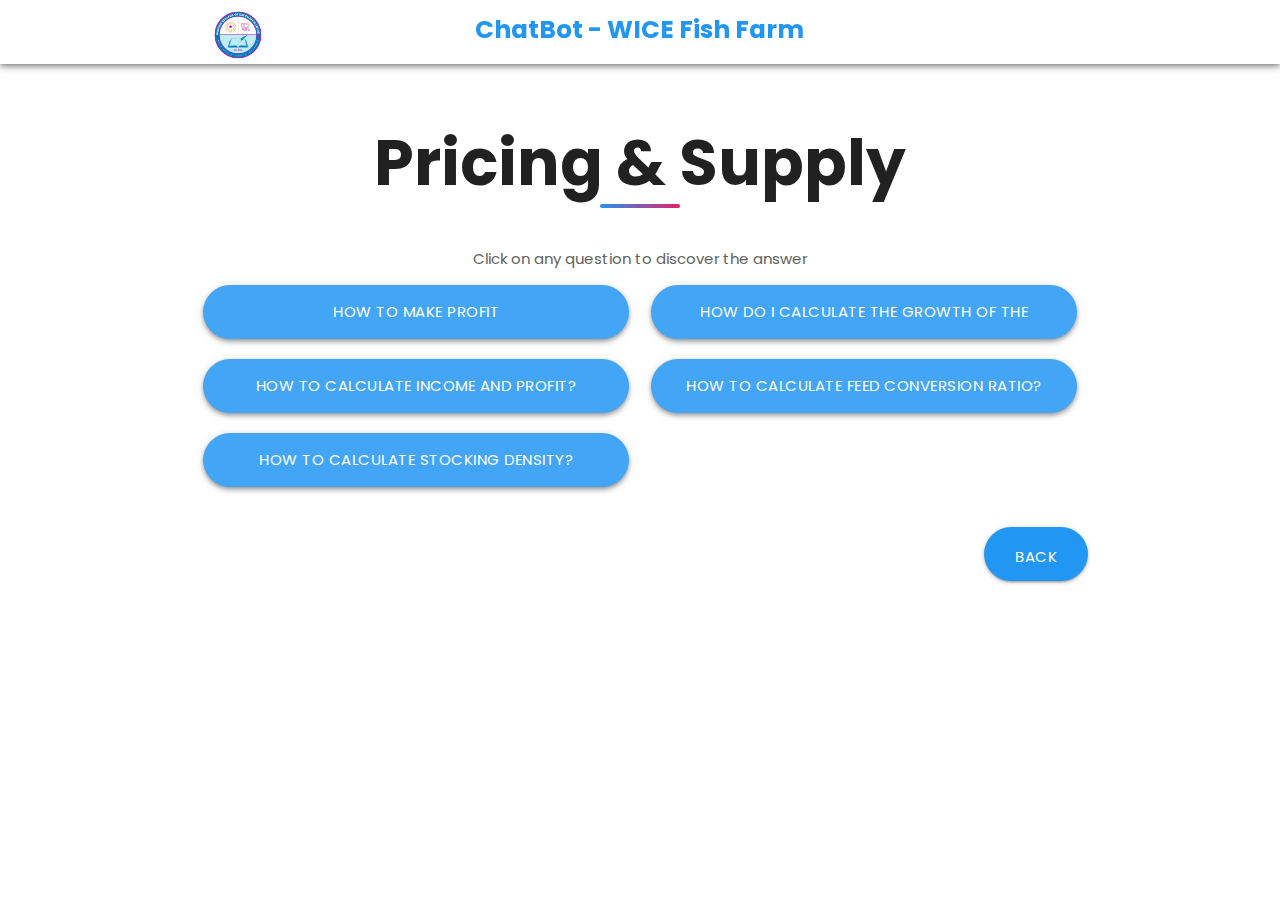
<file: pricing&supply.html>
<!DOCTYPE html>
<html lang="en">
  <head>
    <meta charset="UTF-8" />
    <meta name="viewport" content="width=device-width, initial-scale=1.0" />
    <title>ChatBot - Wisdom College of Excellence Fish</title>
    <link rel="stylesheet" href="./css/materialize.css" />
    <link rel="preconnect" href="https://fonts.googleapis.com" />
    <link rel="preconnect" href="https://fonts.gstatic.com" crossorigin />
    <link
      href="https://fonts.googleapis.com/css2?family=Poppins:wght@300;400;500;600;700&display=swap"
      rel="stylesheet"
    />
    <link
      href="https://fonts.googleapis.com/icon?family=Material+Icons"
      rel="stylesheet"
    />
    <script src="https://code.jquery.com/jquery-3.6.0.min.js"></script>
    <script src="./js/materialize.js"></script>
    <style>
      * {
        font-family: "Poppins", sans-serif;
      }

      .section-heading {
        font-weight: 700;
        margin-bottom: 50px;
        position: relative;
      }

      .section-heading::after {
        content: "";
        position: absolute;
        bottom: -10px;
        left: 50%;
        transform: translateX(-50%);
        width: 80px;
        height: 4px;
        background: linear-gradient(135deg, #2196f3, #e91e63);
        border-radius: 2px;
      }

      .bold-txt {
        font-weight: bold;
      }

      .navbar {
        background: white !important;
        box-shadow: 0 2px 10px rgba(0, 0, 0, 0.1);
      }

      .question-list-page {
        animation: fadeIn 0.5s ease-in-out;
      }

      .question-list-page.hidden {
        display: none;
      }

      .question-btn {
        border-radius: 30px !important;
        position: relative;
        overflow: hidden;
      }

      .question-btn::before {
        content: "";
        position: absolute;
        top: 0;
        left: -100%;
        width: 100%;
        height: 100%;
        background: linear-gradient(
          90deg,
          transparent,
          rgba(255, 255, 255, 0.2),
          transparent
        );
        transition: left 0.5s;
      }

      .question-btn:hover::before {
        left: 100%;
      }

      .answer-page {
        display: none;
        animation: fadeIn 0.5s ease-in-out;
      }

      .answer-page.active {
        display: block;
      }

      .back-btn {
        margin-top: 30px;
        border-radius: 25px;
        background-color: #2196f3;
        color: white;
        padding: 10px 20px;
        border: none;
        cursor: pointer;
      }
      .rounded {
        border: solid transparent;
        border-radius: 40px;
      }
    </style>
  </head>

  <body>
    <header>
      <div class="navbar-fixed z-depth-2">
        <nav class="nav-wrapper navbar">
          <div class="container">
            <div class="row">
              <div class="col l2 s12 center-on-small-only">
                <a href="index.php" class="brand-logo bold-txt primary-text">
                  <img src="./img/logo.png" alt="" width="70px" />
                </a>
              </div>
              <div class="col l8 s12 center">
                <h5 class="blue-text nav-link bold-txt">
                  ChatBot - WICE Fish Farm
                </h5>
              </div>
            </div>
          </div>
        </nav>
      </div>
    </header>

    <br />
    <div class="container">
      <div class="center">
        <h1 class="section-heading">Pricing & Supply</h1>
        <p class="grey-text text-darken-2">
          Click on any question to discover the answer
        </p>
      </div>

      <div class="content">
        <div class="question-list-page" id="questionListPage">
          <div class="question-list row" id="questionList">
            <!-- Questions inserted by jQuery -->
          </div>
        </div>
        <a
          href="chatbot.html"
          id="backToMain"
          class="btn btn-large blue white-text right rounded"
          >Back</a
        >

        <div class="answer-page" id="answerPage">
          <div class="answer-header">
            <h2 id="answerQuestion"></h2>
          </div>
          <div class="answer-content" id="answerContent"></div>
          <button class="back-btn" id="goBackBtn">← Back to Questions</button>
        </div>
      </div>
    </div>

    <script src="js/jquery.js"></script>
    <script src="js/materialize.js"></script>
    <script>
      const questions = [
        {
          question: "How to make profit",
          answer:
            "Stock quality juvenile, feed well, ensure quality water and maintain good pond management practices. Monitor fish health regularly, control pests and diseases, and harvest at the right time. Consider value-added products like smoked or processed fish to increase profit margins. Marketing your fish effectively through local markets or online platforms can also enhance profitability.",
        },
        {
          question: "How do i calculate the growth of the fish?",
          answer:
            " Feed the fish 2% of their body mass weekly, then use weighing scale to weigh the fish weekly. Record the weight and calculate the growth rate by subtracting the initial weight from the current weight, then divide by the number of weeks to get the average growth per week. This will help you monitor their growth and adjust feeding practices accordingly.",
        },
        {
          question: "How to calculate income and profit?",
          answer:
            "Total amount made after selling the fish is income while the Total Expenditure minus the income is the profit made. To calculate income, multiply the number of fish sold by the selling price per fish. For profit, subtract total costs (including feed, maintenance, and other expenses) from the income. This will give you a clear picture of your financial performance in fish farming.",
        },
        {
          question: "How to calculate feed conversion ratio?",
          answer:
            "The Feed Conversion Ratio (FCR) is calculated by dividing the total feed consumed by the total weight gain of the fish. For example, if you fed your fish 100 kg of feed and they gained 50 kg in weight, the FCR would be 100/50 = 2. This means it takes 2 kg of feed to produce 1 kg of fish.",
        },
        {
          question: "How to calculate stocking density?",
          answer:
            "Stocking density is calculated by dividing the number of fish by the volume of water in the pond or tank. For example, if you have 100 fish in a pond that holds 1000 cubic meters of water, the stocking density would be 100/1000 = 0.1 fish per cubic meter. This helps ensure that fish have enough space to grow and thrive.",
        },
      ];

      // Render questions
      function renderQuestions() {
        const $questionList = $("#questionList");
        $questionList.empty();

        $.each(questions, function (index, item) {
          const $col = $("<div>").addClass("col s12 m6");
          const $btn = $("<a>")
            .addClass(
              "btn-large waves-effect waves-light blue lighten-1 white-text question-btn z-depth-2"
            )
            .css({ width: "100%", marginBottom: "20px" })
            .text(item.question)
            .on("click", function () {
              showAnswer(index);
            });
          $col.append($btn);
          $questionList.append($col);
        });
      }

      function showAnswer(index) {
        $("#questionListPage").hide();
        $("#answerPage").fadeIn().addClass("active");
        $("#backToMain").hide();
        $(".btn.btn-large").addClass("hidden"); // hide the “Back” link
        $("#answerQuestion").text(questions[index].question);
        $("#answerContent").text(questions[index].answer);
      }

      function goBack() {
        $("#answerPage").hide().removeClass("active");
        $("#questionListPage").fadeIn();
        $(".btn.btn-large").removeClass("hidden"); // uncover the “Back” link again
      }

      $(document).ready(function () {
        renderQuestions();

        $("#goBackBtn").on("click", goBack);
      });
    </script>
  </body>
</html>
</file>
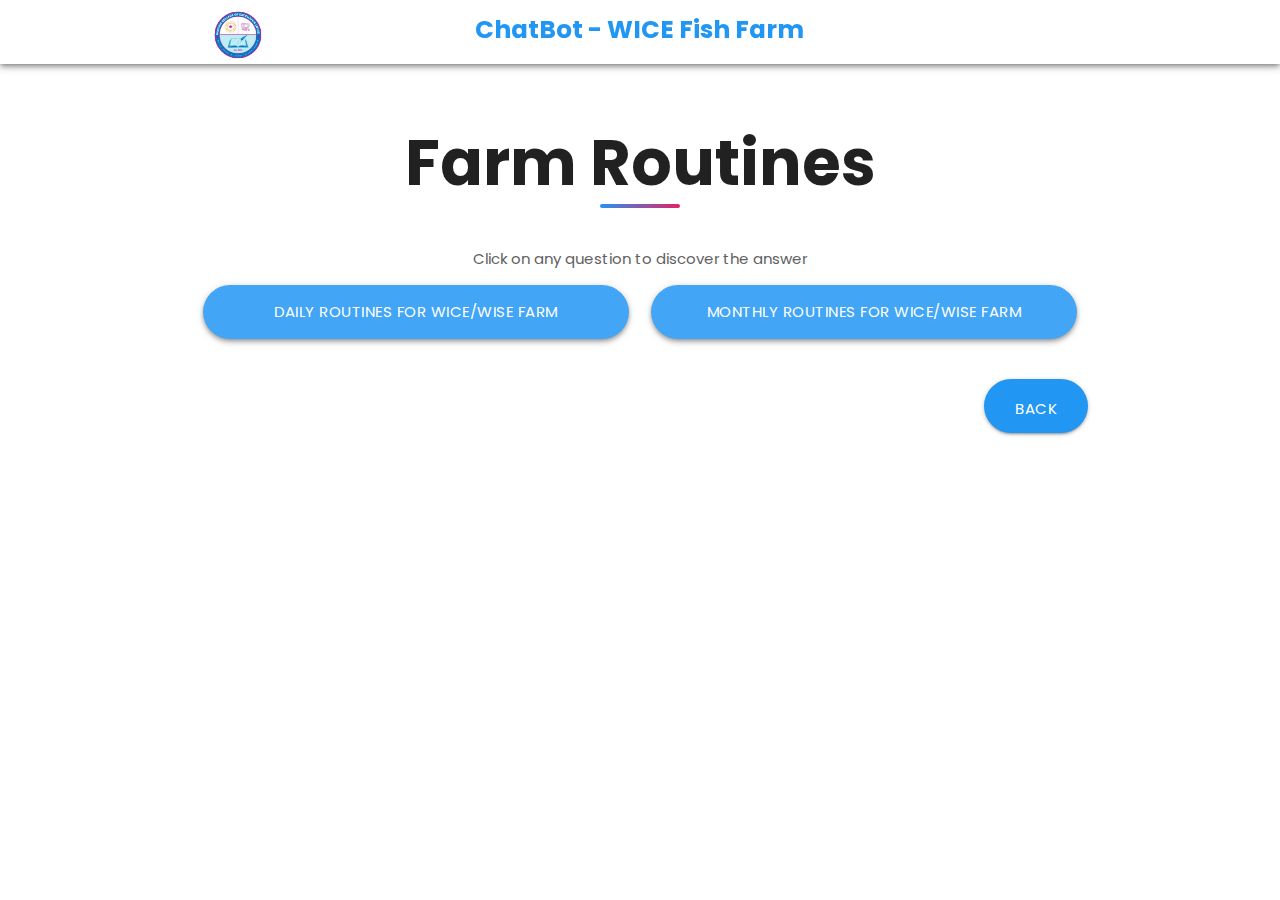
<file: routines.html>
<!DOCTYPE html>
<html lang="en">
  <head>
    <meta charset="UTF-8" />
    <meta name="viewport" content="width=device-width, initial-scale=1.0" />
    <title>ChatBot - Wisdom College of Excellence Fish</title>
    <link rel="stylesheet" href="./css/materialize.css" />
    <link rel="preconnect" href="https://fonts.googleapis.com" />
    <link rel="preconnect" href="https://fonts.gstatic.com" crossorigin />
    <link
      href="https://fonts.googleapis.com/css2?family=Poppins:wght@300;400;500;600;700&display=swap"
      rel="stylesheet"
    />
    <link
      href="https://fonts.googleapis.com/icon?family=Material+Icons"
      rel="stylesheet"
    />
    <style>
      * {
        font-family: "Poppins", sans-serif;
      }

      .section-heading {
        font-weight: 700;
        margin-bottom: 50px;
        position: relative;
      }

      .section-heading::after {
        content: "";
        position: absolute;
        bottom: -10px;
        left: 50%;
        transform: translateX(-50%);
        width: 80px;
        height: 4px;
        background: linear-gradient(135deg, #2196f3, #e91e63);
        border-radius: 2px;
      }

      .bold-txt {
        font-weight: bold;
      }

      .navbar {
        background: white !important;
        box-shadow: 0 2px 10px rgba(0, 0, 0, 0.1);
      }

      .question-list-page {
        animation: fadeIn 0.5s ease-in-out;
      }

      .question-list-page.hidden {
        display: none;
      }

      .question-btn {
        border-radius: 30px !important;
        position: relative;
        overflow: hidden;
      }

      .question-btn::before {
        content: "";
        position: absolute;
        top: 0;
        left: -100%;
        width: 100%;
        height: 100%;
        background: linear-gradient(
          90deg,
          transparent,
          rgba(255, 255, 255, 0.2),
          transparent
        );
        transition: left 0.5s;
      }

      .question-btn:hover::before {
        left: 100%;
      }

      .answer-page {
        display: none;
        animation: fadeIn 0.5s ease-in-out;
      }

      .answer-page.active {
        display: block;
      }

      .back-btn {
        margin-top: 30px;
        border-radius: 25px;
        background-color: #2196f3;
        color: white;
        padding: 10px 20px;
        border: none;
        cursor: pointer;
      }
      .rounded {
        border: solid transparent;
        border-radius: 40px;
      }
      .hidden {
        display: none !important;
      }
    </style>
  </head>

  <body>
    <header>
      <div class="navbar-fixed z-depth-2">
        <nav class="nav-wrapper navbar">
          <div class="container">
            <div class="row">
              <div class="col l2 s12 center-on-small-only">
                <a href="index.php" class="brand-logo bold-txt primary-text">
                  <img src="./img/logo.png" alt="" width="70px" />
                </a>
              </div>
              <div class="col l8 s12 center">
                <h5 class="blue-text nav-link bold-txt">
                  ChatBot - WICE Fish Farm
                </h5>
              </div>
            </div>
          </div>
        </nav>
      </div>
    </header>

    <br />
    <div class="container">
      <div class="center">
        <h1 class="section-heading">Farm Routines</h1>
        <p class="grey-text text-darken-2">
          Click on any question to discover the answer
        </p>
      </div>

      <div class="content">
        <div class="question-list-page" id="questionListPage">
          <div class="question-list row" id="questionList">
            <!-- Questions inserted by jQuery -->
          </div>
        </div>
        <a
          href="chatbot.html"
          class="btn btn-large blue white-text right rounded"
          >Back</a
        >

        <div class="answer-page" id="answerPage">
          <div class="answer-header">
            <h2 id="answerQuestion"></h2>
          </div>
          <div class="answer-content" id="answerContent"></div>
          <button class="back-btn" id="goBackBtn">← Back to Questions</button>
        </div>
      </div>
    </div>

    <script src="js/jquery.js"></script>
    <script src="js/materialize.js"></script>
    <script>
            const questions = [
              {
                question: "Daily routines for WICE/WISE farm",
                answer:
                "1. 7:00 AM: Morning health check (observe behavior, remove dead fish) and pond checks for any visible sign of disease or stress to prevent outbreak (check the tanks for broken parts, inlet and outlet systems). <br> <br> 2. 8:00 AM: Observe physical water quality ( colour, odour etc) <br> <br> 3. 8:00 AM: Disinfect farm equipment(that wasn't disinfected yesterday) and wash your hands before and after feeding. <br> <br> 4. 9:00 AM: Morning feeding (2-5% body weight, monitor consumption). <br> <br> 5. 2:00 PM: Afternoon health and equipment check. <br> <br> 6. 5:30 PM: Evening feeding (split daily ration). <br> <br> 7. 6:00 PM: Monitor and Record water quality, feed, health, and biosecurity data for the day. <br> <br> 8. 7:00 PM: Evening biosecurity and security check (footbaths, gates)."
              },
              {
                question: "Monthly routines for WICE/WISE farm",
                answer:
                  "Test water quality(pH, ammonia, DO, temperature) and change your pond water for ponds with depleted water quality.",
              },
            ];

            // Render questions
            function renderQuestions() {
              const $questionList = $("#questionList");
              $questionList.empty();

              $.each(questions, function (index, item) {
                const $col = $("<div>").addClass("col s12 m6");
                const $btn = $("<a>")
                  .addClass(
                    "btn-large waves-effect waves-light blue lighten-1 white-text question-btn z-depth-2"
                  )
                  .css({ width: "100%", marginBottom: "20px" })
                  .text(item.question)
                  .on("click", function () {
                    showAnswer(index);
                  });
                $col.append($btn);
                $questionList.append($col);
              });
            }

            function showAnswer(index) {
              $("#questionListPage").hide();
              $("#answerPage").fadeIn().addClass("active");
              $(".btn.btn-large").addClass("hidden"); // hide the top “Back” link
              $("#answerQuestion").text(questions[index].question);
              $("#answerContent").html(questions[index].answer);
            }

            function goBack() {
              $("#answerPage").hide().removeClass("active");
              $("#questionListPage").fadeIn();
              $(".btn.btn-large").removeClass("hidden"); // uncover the “Back” link again
            }

            $(document).ready(function () {
              renderQuestions();

              $("#goBackBtn").on("click", goBack);
            });
    </script>
  </body>
</html>
</file>
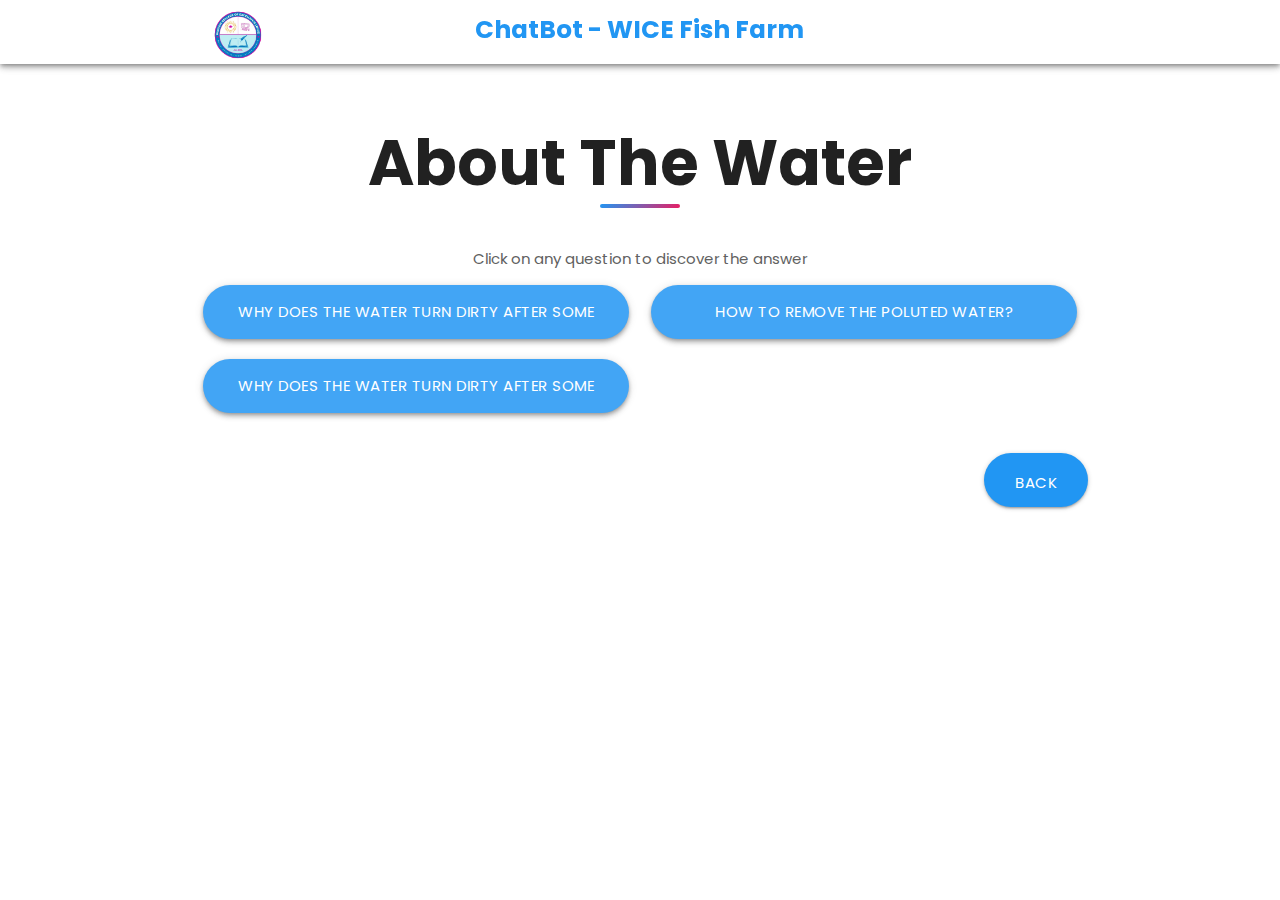
<file: water.html>
<!DOCTYPE html>
<html lang="en">
  <head>
    <meta charset="UTF-8" />
    <meta name="viewport" content="width=device-width, initial-scale=1.0" />
    <title>ChatBot - Wisdom College of Excellence Fish</title>
    <link rel="stylesheet" href="./css/materialize.css" />
    <link rel="preconnect" href="https://fonts.googleapis.com" />
    <link rel="preconnect" href="https://fonts.gstatic.com" crossorigin />
    <link
      href="https://fonts.googleapis.com/css2?family=Poppins:wght@300;400;500;600;700&display=swap"
      rel="stylesheet"
    />
    <link
      href="https://fonts.googleapis.com/icon?family=Material+Icons"
      rel="stylesheet"
    />
    <style>
      * {
        font-family: "Poppins", sans-serif;
      }

      .section-heading {
        font-weight: 700;
        margin-bottom: 50px;
        position: relative;
      }

      .section-heading::after {
        content: "";
        position: absolute;
        bottom: -10px;
        left: 50%;
        transform: translateX(-50%);
        width: 80px;
        height: 4px;
        background: linear-gradient(135deg, #2196f3, #e91e63);
        border-radius: 2px;
      }

      .bold-txt {
        font-weight: bold;
      }

      .navbar {
        background: white !important;
        box-shadow: 0 2px 10px rgba(0, 0, 0, 0.1);
      }

      .question-list-page {
        animation: fadeIn 0.5s ease-in-out;
      }

      .question-list-page.hidden {
        display: none;
      }

      .question-btn {
        border-radius: 30px !important;
        position: relative;
        overflow: hidden;
      }

      .question-btn::before {
        content: "";
        position: absolute;
        top: 0;
        left: -100%;
        width: 100%;
        height: 100%;
        background: linear-gradient(
          90deg,
          transparent,
          rgba(255, 255, 255, 0.2),
          transparent
        );
        transition: left 0.5s;
      }

      .question-btn:hover::before {
        left: 100%;
      }

      .answer-page {
        display: none;
        animation: fadeIn 0.5s ease-in-out;
      }

      .answer-page.active {
        display: block;
      }

      .back-btn {
        margin-top: 30px;
        border-radius: 25px;
        background-color: #2196f3;
        color: white;
        padding: 10px 20px;
        border: none;
        cursor: pointer;
      }
      .rounded {
        border: solid transparent;
        border-radius: 40px;
      }
    </style>
  </head>

  <body>
    <header >
    <div class="navbar-fixed z-depth-2">
      <nav class="nav-wrapper navbar">
        <div class="container">
          <div class="row">
            <div class="col l2 s12 center-on-small-only">
              <a href="index.php" class="brand-logo bold-txt primary-text"><img src="./img/logo.png" alt=""
                  width="70px" /></a>
            </div>
            <div class="col l8 s12 center hide-on-med-and-down">
              <h5 href="index.php" class="blue-text nav-link bold-txt">ChatBot - WICE Fish Farm </h5>
            </div>
          </div>
        </div>
      </nav>
    </div>
  </header>

    <br />
    <div class="container">
      <div class="center">
        <h1 class="section-heading hide-on-med-and-down">About The Water</h1>
        <h3 class="section-heading hide-on-large-only">About The Water</h3>
        <p class="grey-text text-darken-2">
          Click on any question to discover the answer
        </p>
      </div>

      <div class="content">
        <div class="question-list-page" id="questionListPage">
          <div class="question-list row" id="questionList">
            <!-- Questions inserted by jQuery -->
          </div>
        </div>
        <a
          href="chatbot.html"
          id="backToMain"
          class="btn btn-large blue white-text right rounded"
          >Back</a
        >

        <div class="answer-page" id="answerPage">
          <div class="answer-header">
            <h2 id="answerQuestion"></h2>
          </div>
          <div class="answer-content" id="answerContent"></div>
          <button class="back-btn" id="goBackBtn">← Back to Questions</button>
        </div>
      </div>
    </div>

    <script src="js/jquery.js"></script>
    <script src="js/materialize.js"></script>
    <script>
      const questions = [
        {
          question: "Why does the water turn dirty after some time?",
          answer:
            "Overfeeding can lead to turbidity, high acidity or alkalinity. It is good to maintain the pH level between 6.5 and 7.5 for optimal fish health. Regularly check water quality parameters such as ammonia, nitrite, and nitrate levels, and perform partial water changes to maintain a clean and healthy environment for the fish. Additionally, ensure proper filtration and aeration systems are in place to prevent the buildup of organic matter and maintain water clarity.",
        },
        {
          question: "how to remove the poluted water?",
          answer:
            "When you observe the water is dirty or tuning white or smelling, please change it from your outlet devise. Ensure to remove about 20-30% of the water and replace it with fresh, dechlorinated water. This helps maintain water quality and provides a healthier environment for the fish. Regularly monitor water parameters and perform partial water changes as needed to keep the pond clean and clear.",
        },
        {
          question: "Why does the water turn dirty after some time?",
          answer:
            "Overfeeding can lead to turbidity, high acidity or alkalinity. It is good to maintain the pH level between 6.5 and 7.5 for optimal fish health. Regularly check water quality parameters such as ammonia, nitrite, and nitrate levels, and perform partial water changes to maintain a clean and healthy environment for the fish. Additionally, ensure proper filtration and aeration systems are in place to prevent the buildup of organic matter and maintain water clarity.",
        },
      ];

      // Render questions
      function renderQuestions() {
        const $questionList = $("#questionList");
        $questionList.empty();

        $.each(questions, function (index, item) {
          const $col = $("<div>").addClass("col s12 m6");
          const $btn = $("<a>")
            .addClass(
              "btn-large waves-effect waves-light blue lighten-1 white-text question-btn z-depth-2"
            )
            .css({ width: "100%", marginBottom: "20px" })
            .text(item.question)
            .on("click", function () {
              showAnswer(index);
            });
          $col.append($btn);
          $questionList.append($col);
        });
      }

      function showAnswer(index) {
        $("#questionListPage").hide();
        $("#answerPage").fadeIn().addClass("active");
        $("#backToMain").hide();
        $(".btn.btn-large").addClass("hidden"); // hide the “Back” link
        $("#answerQuestion").text(questions[index].question);
        $("#answerContent").text(questions[index].answer);
      }

      function goBack() {
        $("#answerPage").hide().removeClass("active");
        $("#questionListPage").fadeIn();
        $(".btn.btn-large").removeClass("hidden"); // uncover the “Back” link again
      }

      $(document).ready(function () {
        renderQuestions();

        $("#goBackBtn").on("click", goBack);
      });
    </script>
  </body>
</html>
</file>
